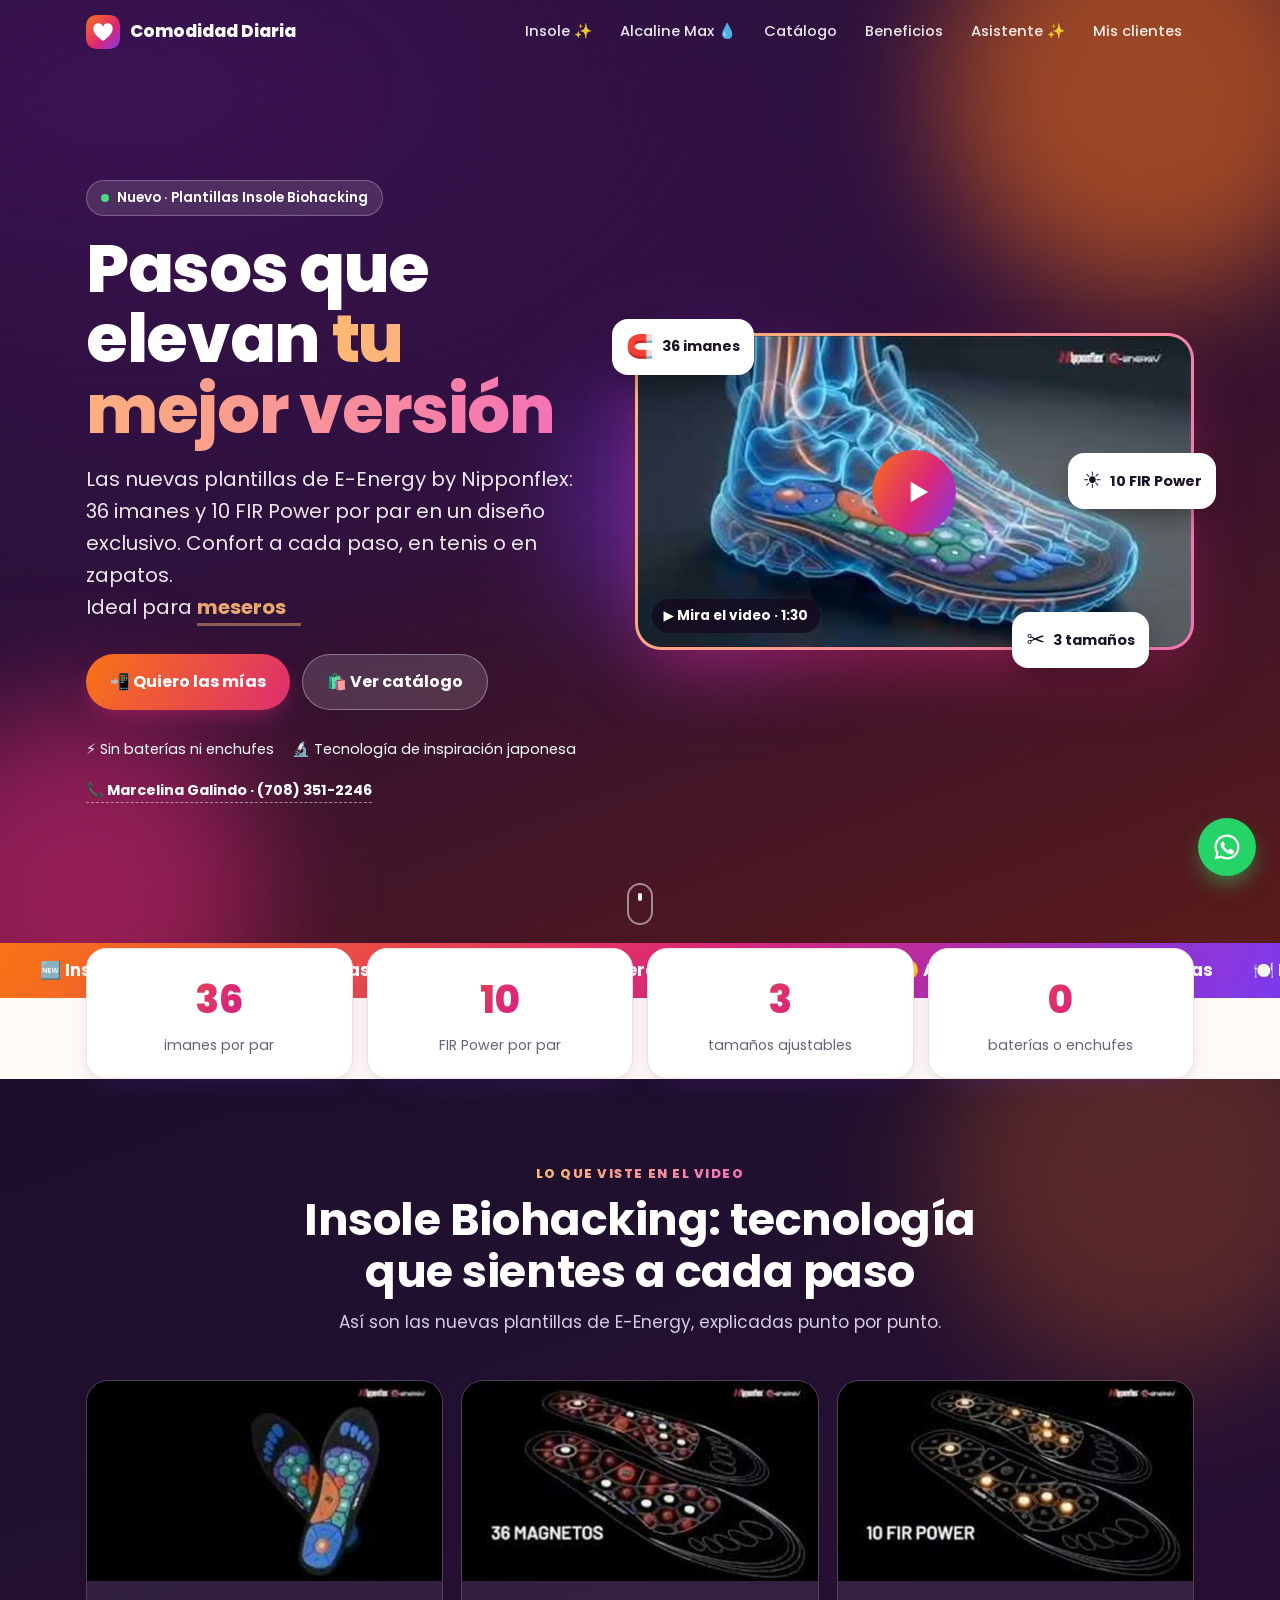
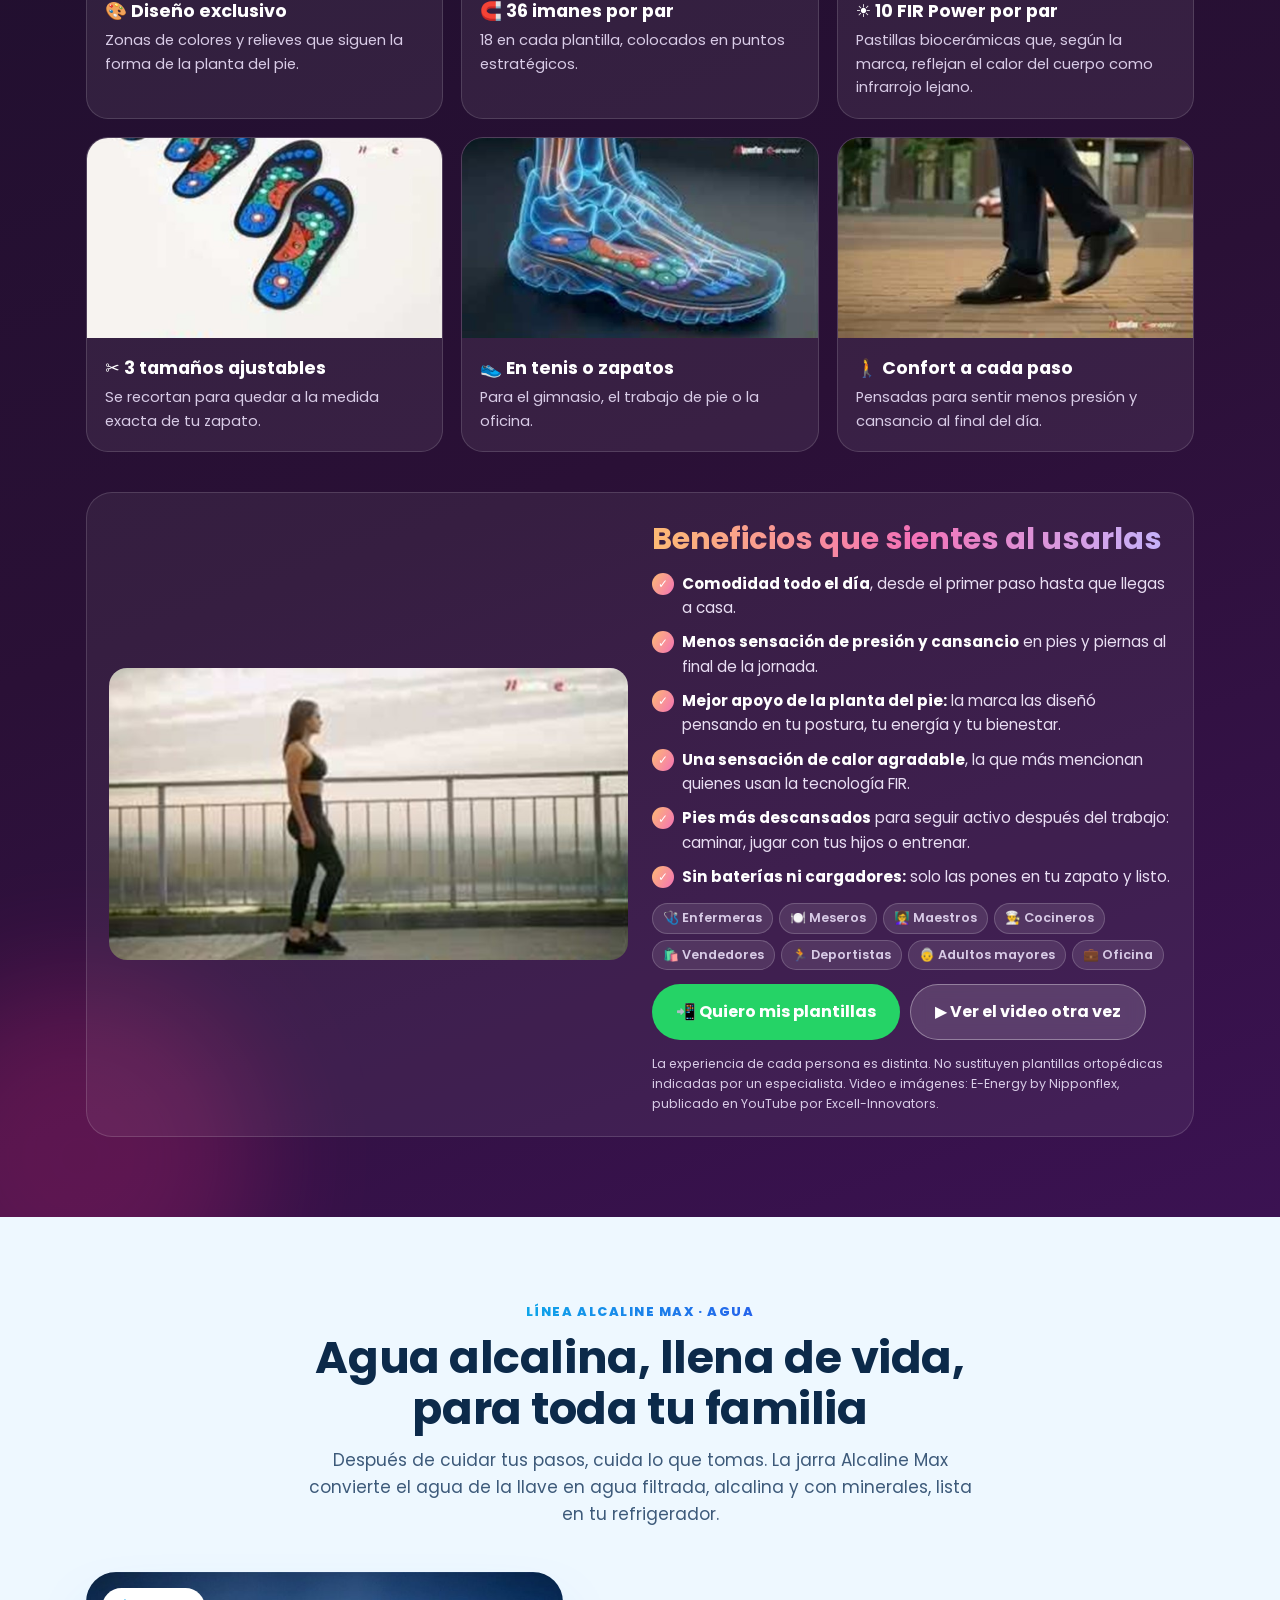
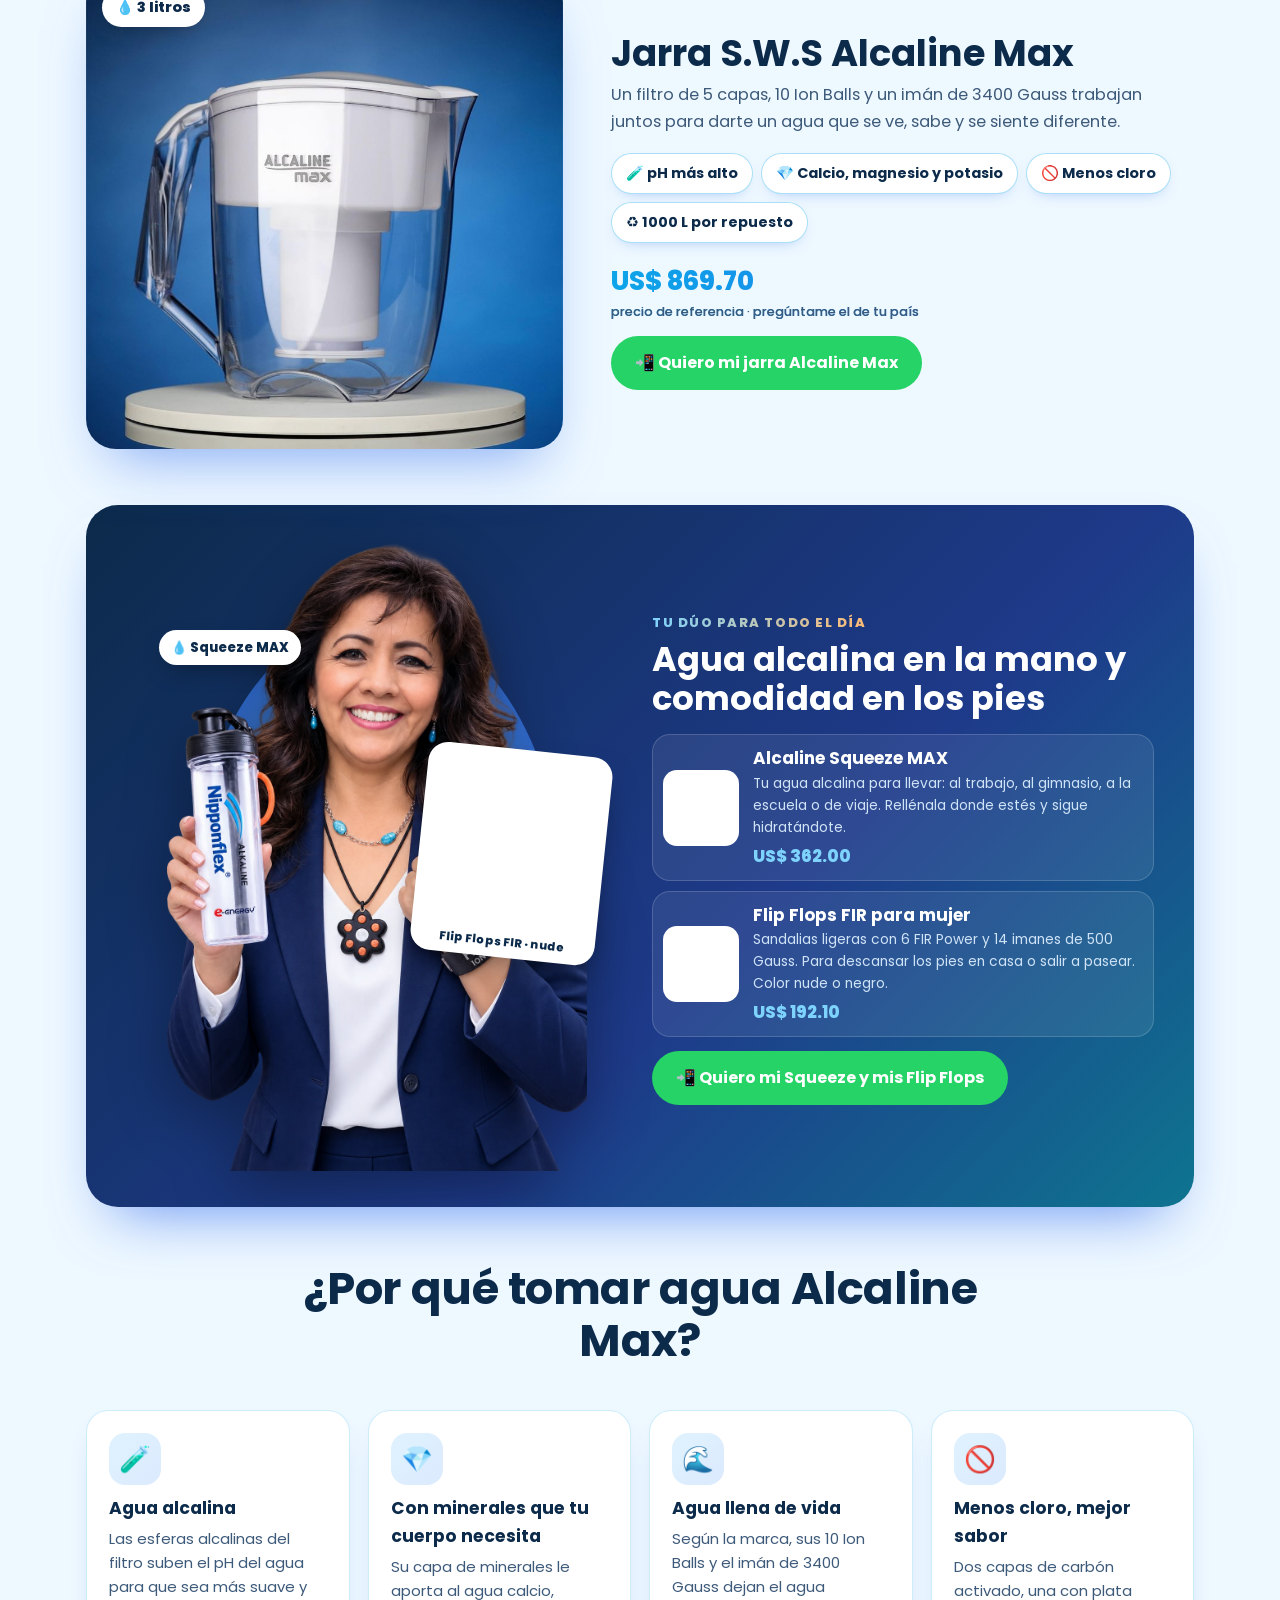
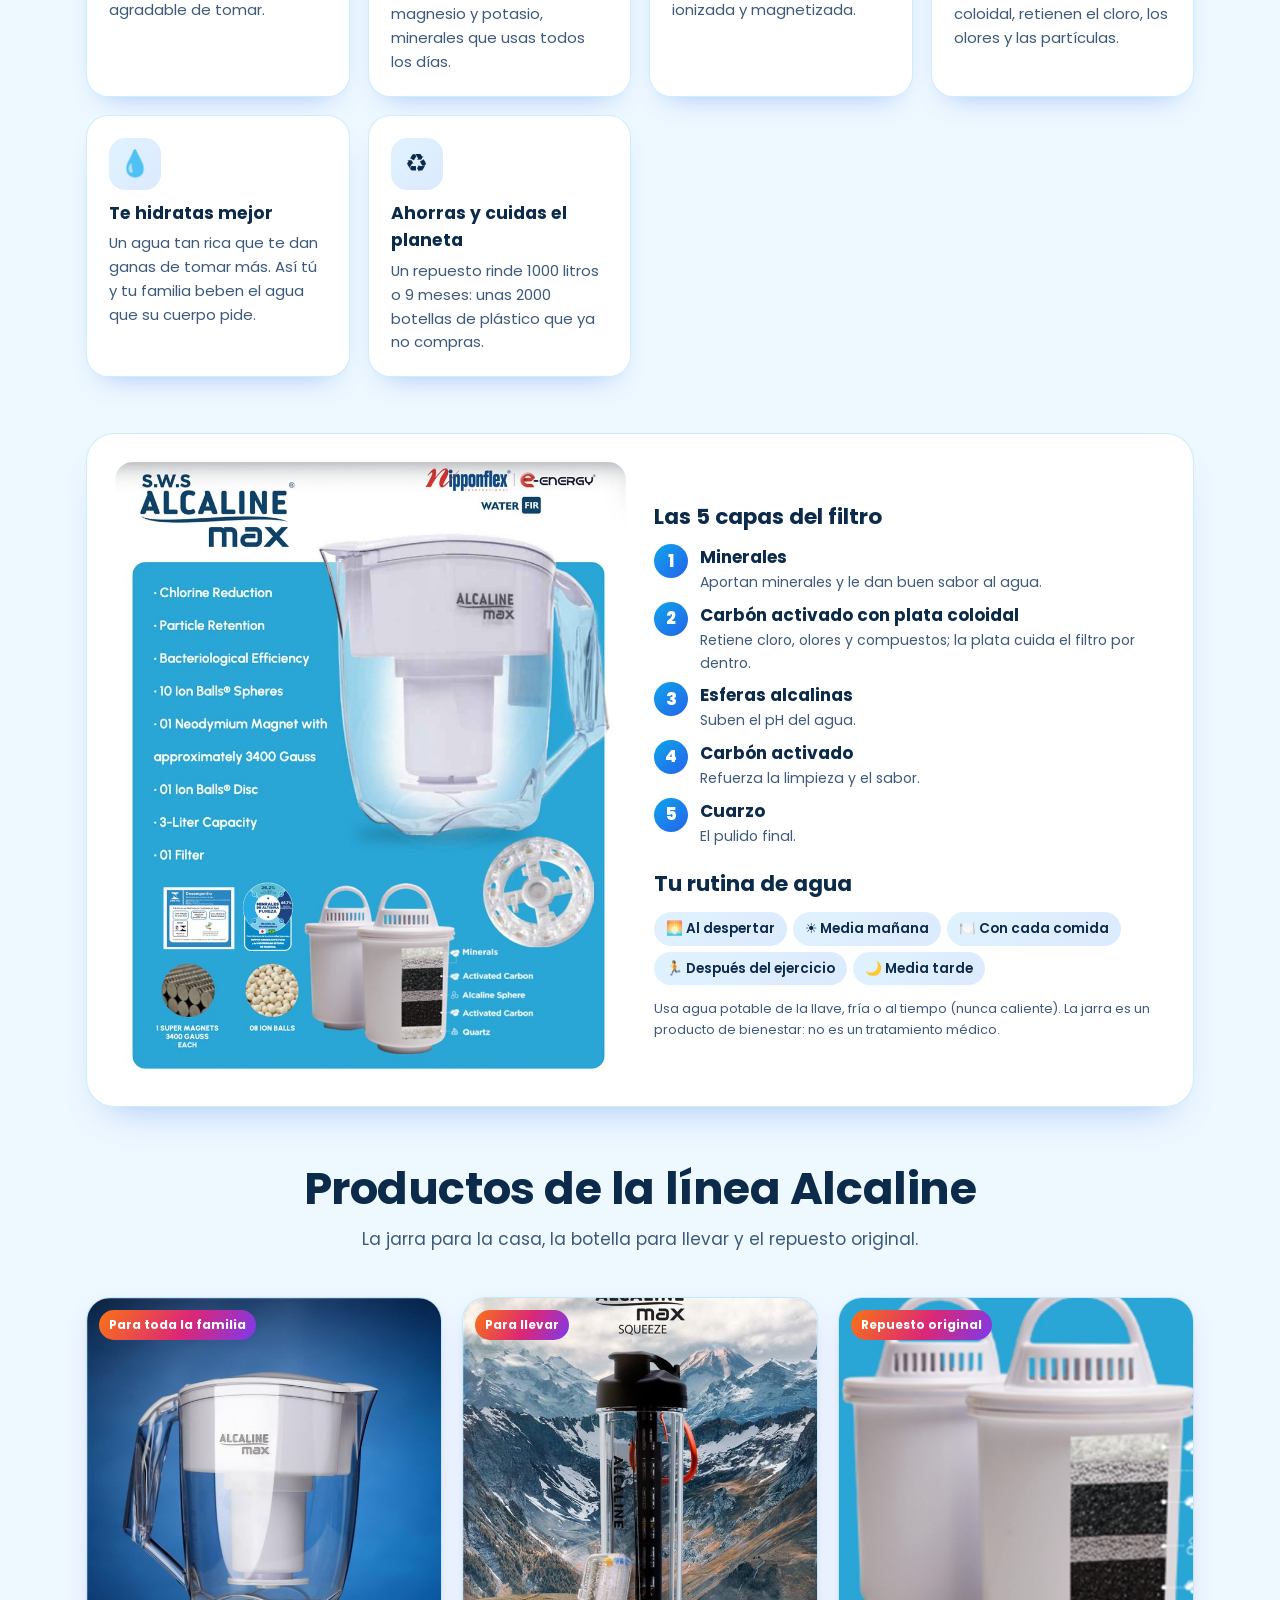
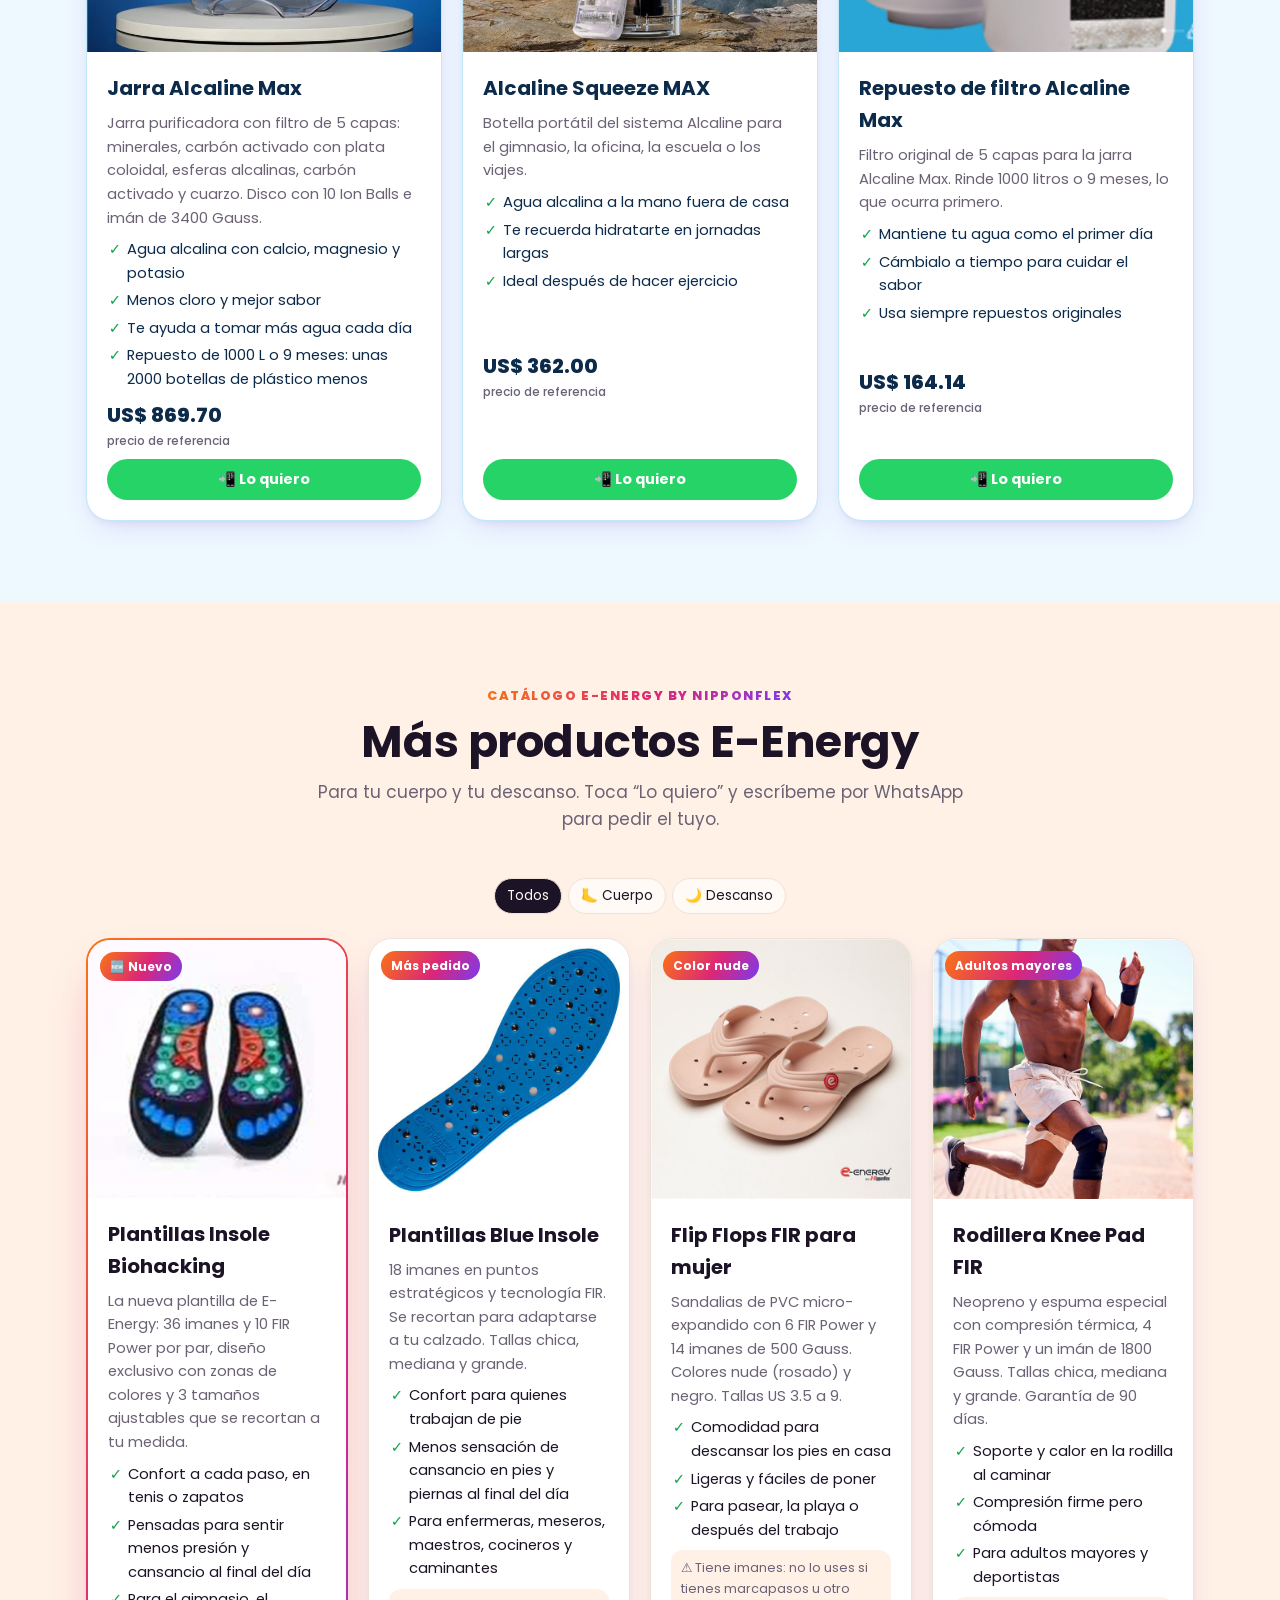
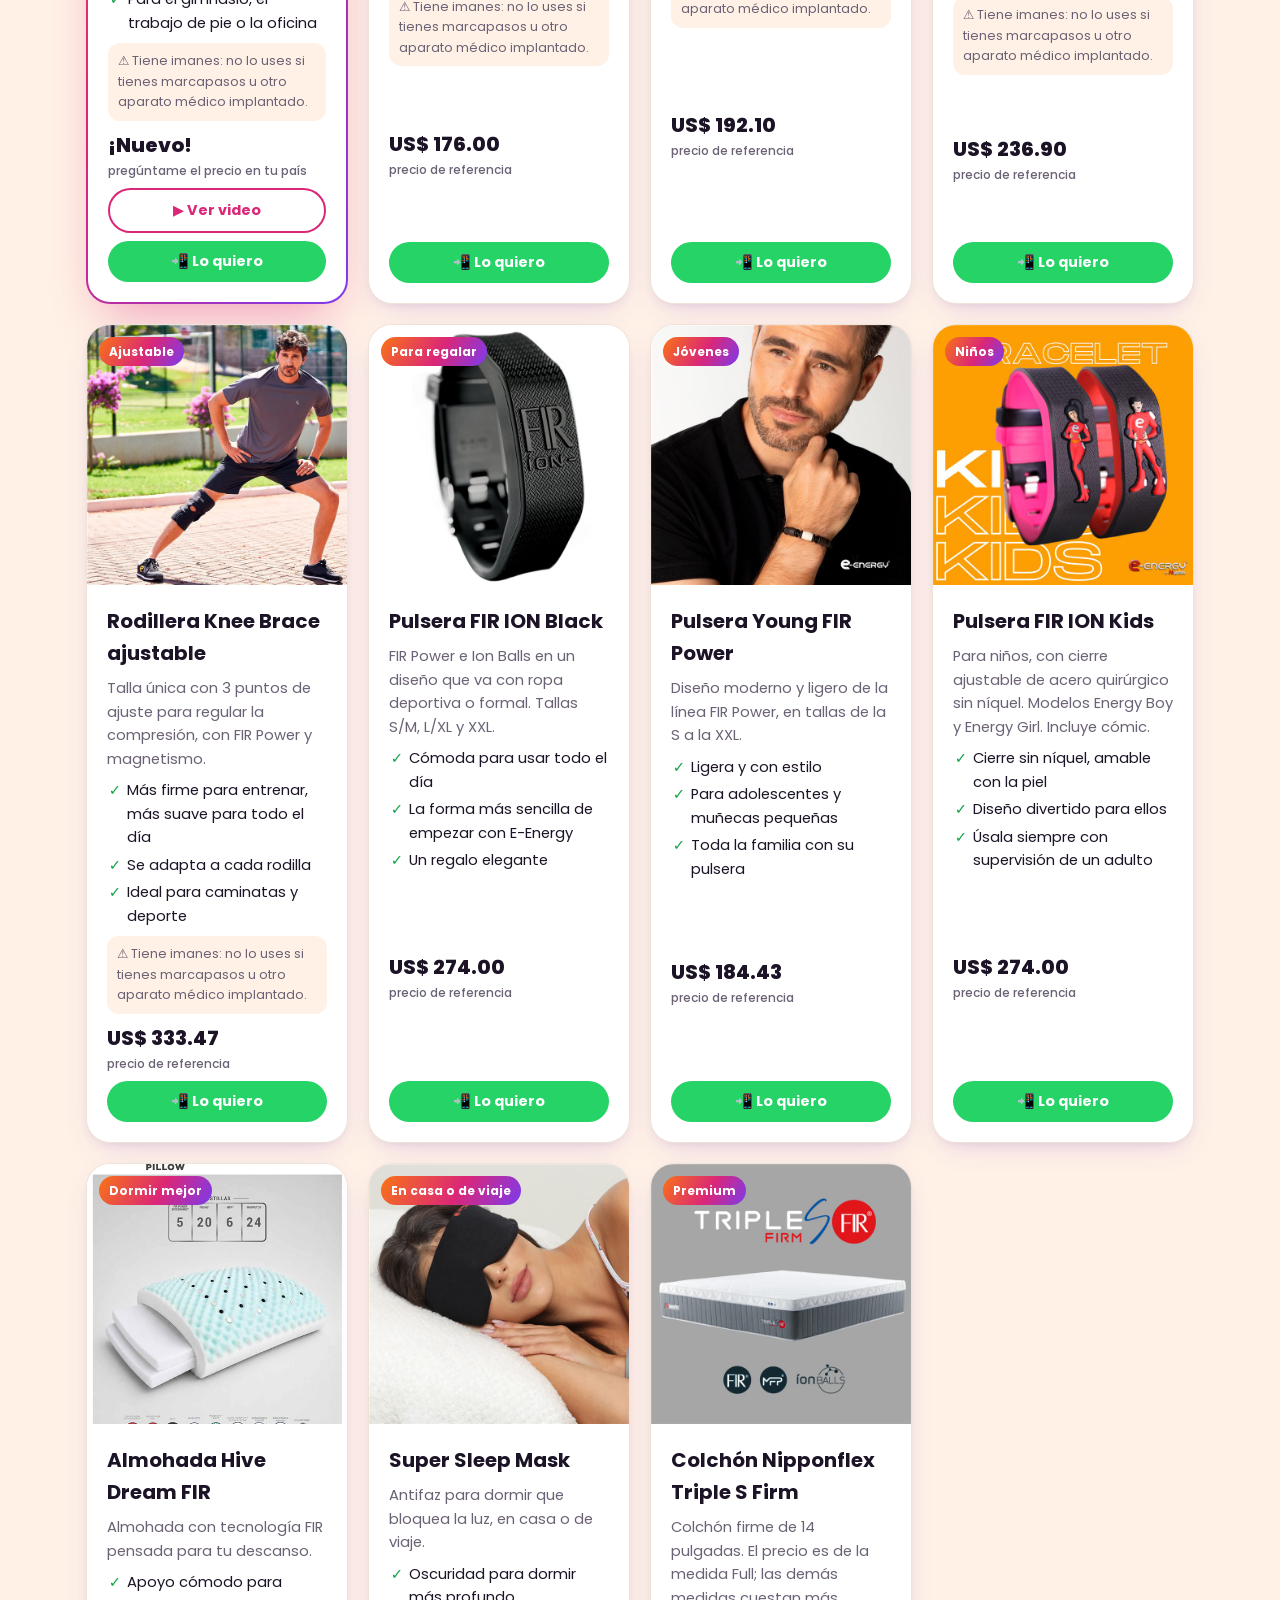
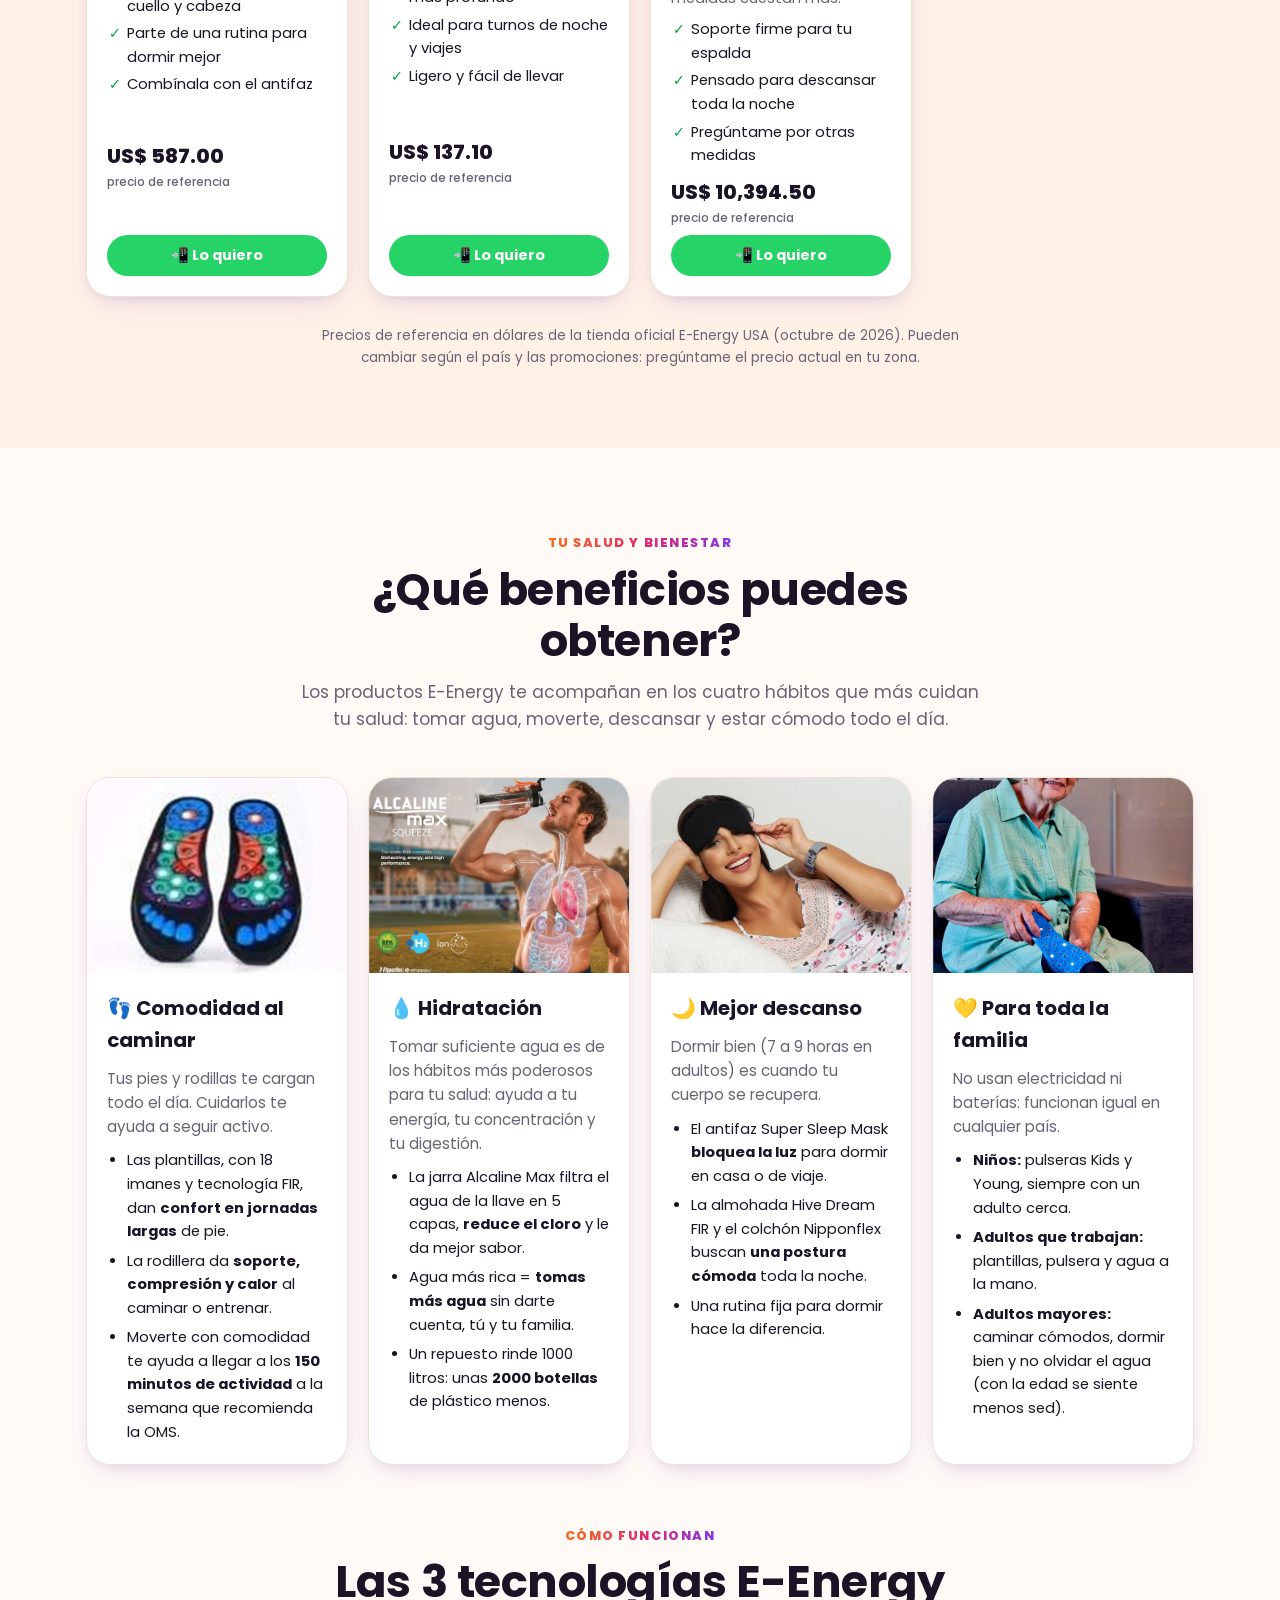
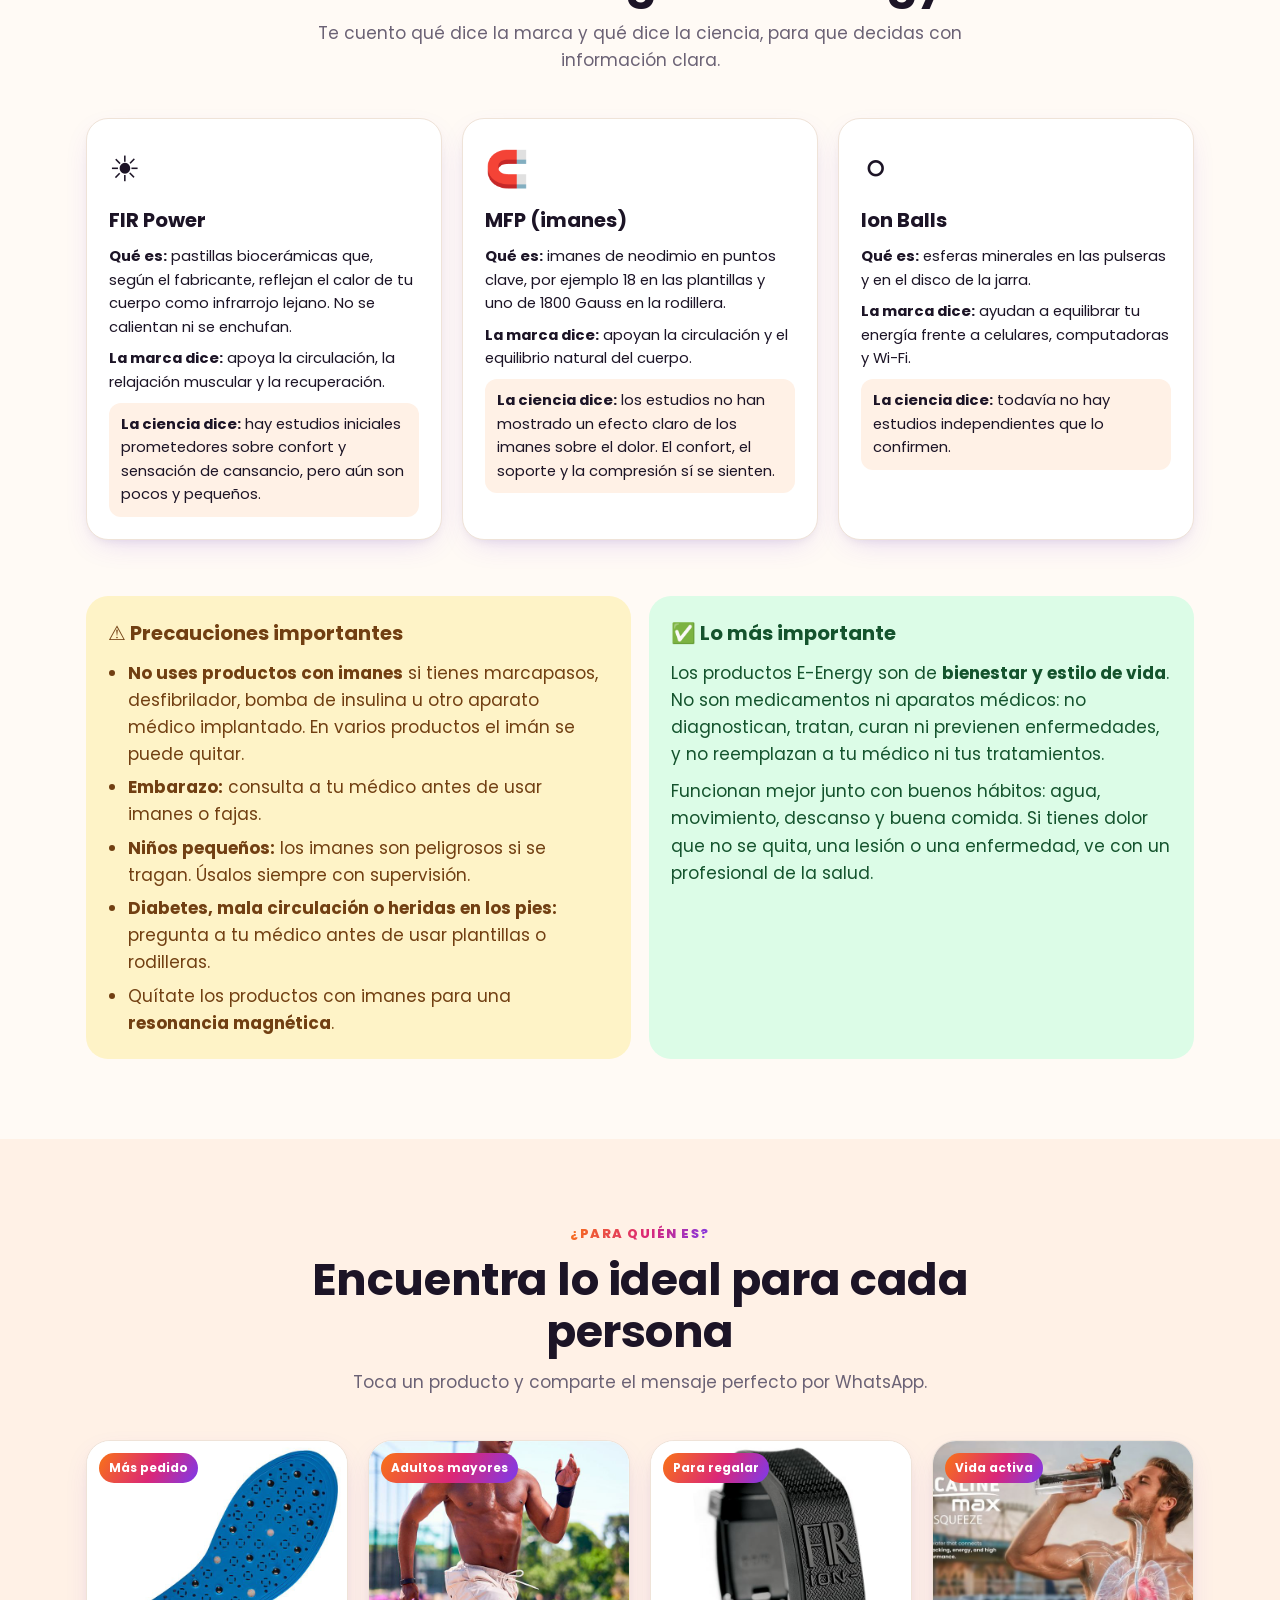
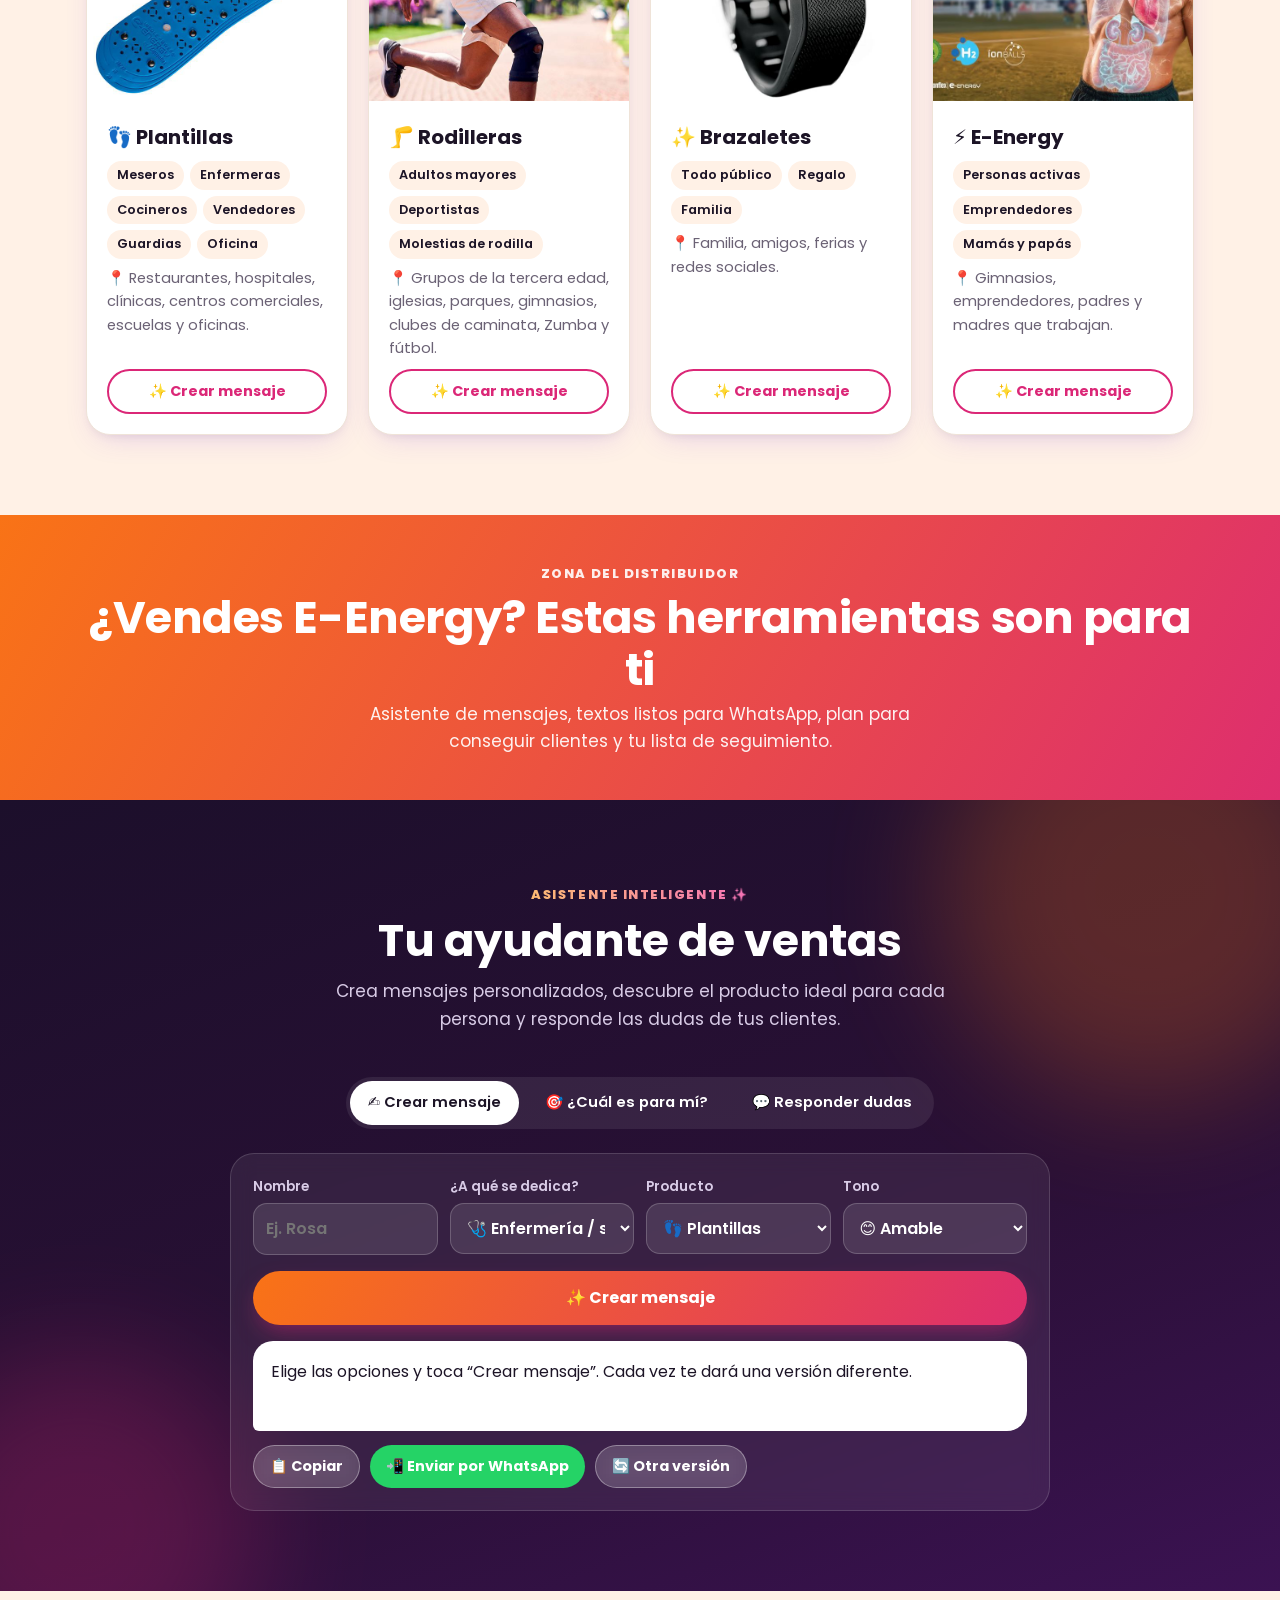
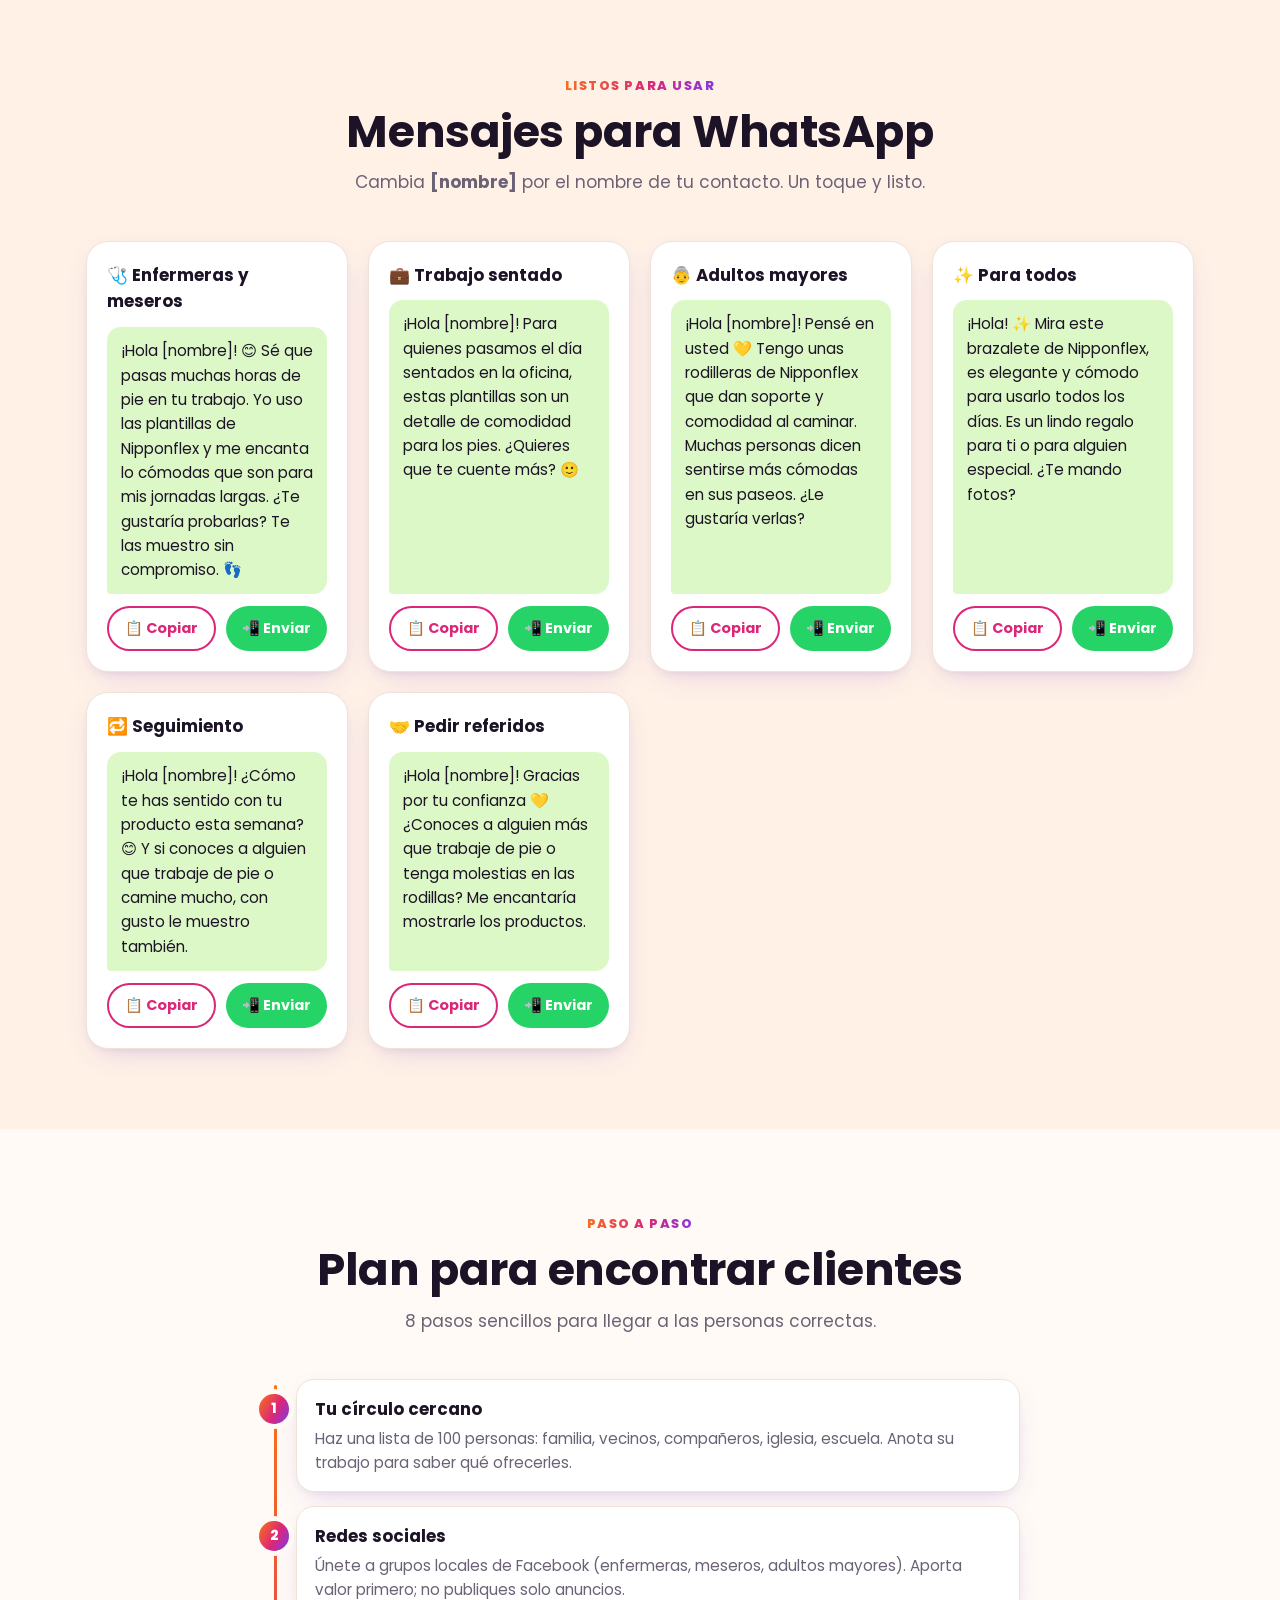
<file: index.html>
<!doctype html>
<html lang="es">
<head>
<meta charset="utf-8">
<meta name="viewport" content="width=device-width, initial-scale=1, viewport-fit=cover">
<title>Comodidad Diaria · Productos E-Energy by Nipponflex</title>
<meta name="description" content="Catálogo E-Energy by Nipponflex: jarra Alcaline Max, plantillas, rodilleras, pulseras, almohada y más. Conoce sus beneficios para tu bienestar y escríbeme por WhatsApp.">
<meta name="keywords" content="E-Energy, Nipponflex, plantillas, rodilleras, brazaletes, comodidad, enfermeras, meseros, adultos mayores, bienestar">
<meta name="author" content="Marcelina Galindo, distribuidor independiente de Nipponflex">
<meta name="robots" content="index, follow">
<link rel="canonical" href="https://comodidad-diaria-n3vw.onrender.com/">
<meta name="theme-color" content="#2a1036">
<meta name="color-scheme" content="light dark">
<meta name="format-detection" content="telephone=no">

<!-- Iconos -->
<link rel="icon" href="/favicon.svg" type="image/svg+xml">
<link rel="icon" href="/icons/favicon-32.png" sizes="32x32" type="image/png">
<link rel="apple-touch-icon" href="/icons/apple-touch-icon.png">
<link rel="manifest" href="/site.webmanifest">
<meta name="apple-mobile-web-app-capable" content="yes">
<meta name="apple-mobile-web-app-status-bar-style" content="black-translucent">
<meta name="apple-mobile-web-app-title" content="Comodidad">

<!-- Redes sociales (Open Graph / WhatsApp / Facebook) -->
<meta property="og:type" content="website">
<meta property="og:locale" content="es_MX">
<meta property="og:site_name" content="Comodidad Diaria">
<meta property="og:url" content="https://comodidad-diaria-n3vw.onrender.com/">
<meta property="og:title" content="Nuevas plantillas Insole Biohacking ✨ Pasos que elevan tu mejor versión">
<meta property="og:description" content="Plantillas Insole Biohacking, agua alcalina Alcaline Max y Flip Flops FIR. Escríbele a Marcelina Galindo por WhatsApp: (708) 351-2246.">
<meta property="og:image" content="https://comodidad-diaria-n3vw.onrender.com/img/og-image.jpg?v=2">
<meta property="og:image:width" content="1200">
<meta property="og:image:height" content="630">
<meta property="og:image:alt" content="Marcelina Galindo mostrando la botella Alcaline Squeeze MAX y las Flip Flops FIR de E-Energy">
<meta name="twitter:card" content="summary_large_image">
<meta name="twitter:title" content="Nuevas plantillas Insole Biohacking ✨ Pasos que elevan tu mejor versión">
<meta name="twitter:description" content="Plantillas Insole Biohacking, agua alcalina Alcaline Max y Flip Flops FIR. Escríbele a Marcelina Galindo por WhatsApp: (708) 351-2246.">
<meta name="twitter:image" content="https://comodidad-diaria-n3vw.onrender.com/img/og-image.jpg?v=2">

<link rel="preconnect" href="https://fonts.googleapis.com">
<link rel="preconnect" href="https://fonts.gstatic.com" crossorigin>
<link href="https://fonts.googleapis.com/css2?family=Poppins:wght@400;500;600;700;800&display=swap" rel="stylesheet">
<link rel="preload" as="image" href="/img/bio/poster.jpg">
<link rel="stylesheet" href="/styles.css">

<script type="application/ld+json">
{"@context":"https://schema.org","@type":"WebSite","name":"Comodidad Diaria","url":"https://comodidad-diaria-n3vw.onrender.com/","inLanguage":"es","description":"Guía de distribuidor independiente de productos E-Energy by Nipponflex: plantillas, rodilleras y brazaletes para la comodidad diaria."}
</script>
</head>
<body>
<a class="skip" href="#main">Saltar al contenido</a>
<div id="progress" aria-hidden="true"></div>

<header class="top" id="top">
  <div class="wrap">
    <a class="logo" href="#inicio"><img src="/favicon.svg" alt="" width="34" height="34">Comodidad Diaria</a>
    <nav class="menu" aria-label="Principal">
      <a href="#biohacking">Insole ✨</a>
      <a href="#alcaline">Alcaline Max 💧</a>
      <a href="#catalogo">Catálogo</a>
      <a href="#beneficios">Beneficios</a>
      <a href="#asistente">Asistente ✨</a>
      <a href="#clientes">Mis clientes</a>
    </nav>
  </div>
</header>

<main id="main">
<!-- HÉROE CON VIDEO -->
<section class="hero" id="inicio">
  <div class="blob b1"></div><div class="blob b2"></div><div class="blob b3"></div>
  <div class="wrap">
    <div>
      <span class="pill rv"><span class="dot"></span> Nuevo · Plantillas Insole Biohacking</span>
      <h1 class="rv d1">Pasos que elevan <span class="gt">tu mejor versión</span></h1>
      <p class="lead rv d2">Las nuevas plantillas de E-Energy by Nipponflex: 36 imanes y 10 FIR Power por par en un diseño exclusivo. Confort a cada paso, en tenis o en zapatos.<br>Ideal para <span class="rot" id="rot">enfermeras</span></p>
      <div class="cta rv d3">
        <a class="btn btn-main" id="heroWa" target="_blank" rel="noopener">📲 Quiero las mías</a>
        <a class="btn btn-glass" href="#catalogo">🛍️ Ver catálogo</a>
      </div>
      <div class="trust rv d3"><span>⚡ Sin baterías ni enchufes</span><span>🔬 Tecnología de inspiración japonesa</span><a class="tcall" href="tel:+17083512246">📞 Marcelina Galindo · (708) 351-2246</a></div>
    </div>
    <div class="hero-art hero-video rv d2">
      <div class="vframe">
        <button class="yt" id="yt" data-id="SWZnrbkpDwc" aria-label="Reproducir video de las plantillas Insole Biohacking de E-Energy">
          <img src="/img/bio/poster.jpg" alt="" width="960" height="540" fetchpriority="high">
          <span class="yplay" aria-hidden="true"><svg viewBox="0 0 24 24" fill="currentColor"><path d="M8 5.5v13l11-6.5z"/></svg></span>
          <span class="ylabel">▶ Mira el video · 1:30</span>
        </button>
      </div>
      <div class="chip c1"><span>🧲</span>36 imanes</div>
      <div class="chip c2"><span>☀️</span>10 FIR Power</div>
      <div class="chip c3"><span>✂️</span>3 tamaños</div>
    </div>
  </div>
  <div class="scroll-hint" aria-hidden="true"></div>
</section>

<div class="marquee" aria-hidden="true"><div>
  <span>🆕 Insole Biohacking</span><span>👣 Plantillas</span><span>🦵 Rodilleras</span><span>✨ Pulseras</span><span>💧 Jarra Alcaline</span><span>🌙 Almohada FIR</span><span>🩺 Enfermeras</span><span>🍽️ Meseros</span><span>👵 Adultos mayores</span><span>🏃 Deportistas</span>
  <span>🆕 Insole Biohacking</span><span>👣 Plantillas</span><span>🦵 Rodilleras</span><span>✨ Pulseras</span><span>💧 Jarra Alcaline</span><span>🌙 Almohada FIR</span><span>🩺 Enfermeras</span><span>🍽️ Meseros</span><span>👵 Adultos mayores</span><span>🏃 Deportistas</span>
</div></div>

<!-- CIFRAS -->
<div class="wrap">
  <div class="stats">
    <div class="stat rv"><b data-count="36">0</b><small>imanes por par</small></div>
    <div class="stat rv d1"><b data-count="10">0</b><small>FIR Power por par</small></div>
    <div class="stat rv d2"><b data-count="3">0</b><small>tamaños ajustables</small></div>
    <div class="stat rv d3"><b data-count="0">0</b><small>baterías o enchufes</small></div>
  </div>
</div>

<!-- INSOLE BIOHACKING -->
<section class="vsec" id="biohacking">
  <div class="blob b1 dim"></div><div class="blob b2 dim"></div>
  <div class="wrap rel">
    <div class="head rv">
      <span class="kicker">Lo que viste en el video</span>
      <h2>Insole Biohacking: tecnología que sientes a cada paso</h2>
      <p>Así son las nuevas plantillas de E-Energy, explicadas punto por punto.</p>
    </div>
    <div class="bgrid">
      <article class="bf rv"><img src="/img/bio/diseno.jpg" alt="Plantillas Insole Biohacking con zonas de colores" loading="lazy" decoding="async" width="630" height="352"><div><h3>🎨 Diseño exclusivo</h3><p>Zonas de colores y relieves que siguen la forma de la planta del pie.</p></div></article>
      <article class="bf rv d1"><img src="/img/bio/imanes.jpg" alt="Ubicación de los 36 imanes en el par de plantillas" loading="lazy" decoding="async" width="630" height="352"><div><h3>🧲 36 imanes por par</h3><p>18 en cada plantilla, colocados en puntos estratégicos.</p></div></article>
      <article class="bf rv d2"><img src="/img/bio/fir.jpg" alt="Ubicación de las 10 pastillas FIR Power en el par de plantillas" loading="lazy" decoding="async" width="630" height="352"><div><h3>☀️ 10 FIR Power por par</h3><p>Pastillas biocerámicas que, según la marca, reflejan el calor del cuerpo como infrarrojo lejano.</p></div></article>
      <article class="bf rv"><img src="/img/bio/tallas.jpg" alt="Plantillas Insole Biohacking en tres tamaños" loading="lazy" decoding="async" width="630" height="352"><div><h3>✂️ 3 tamaños ajustables</h3><p>Se recortan para quedar a la medida exacta de tu zapato.</p></div></article>
      <article class="bf rv d1"><img src="/img/bio/tecnologia.jpg" alt="Ilustración de la plantilla dentro de un tenis" loading="lazy" decoding="async" width="630" height="352"><div><h3>👟 En tenis o zapatos</h3><p>Para el gimnasio, el trabajo de pie o la oficina.</p></div></article>
      <article class="bf rv d2"><img src="/img/bio/paso.jpg" alt="Persona caminando con zapatos formales" loading="lazy" decoding="async" width="630" height="352"><div><h3>🚶 Confort a cada paso</h3><p>Pensadas para sentir menos presión y cansancio al final del día.</p></div></article>
    </div>

    <div class="bsplit rv">
      <img src="/img/bio/postura.jpg" alt="Mujer caminando al aire libre" loading="lazy" decoding="async" width="630" height="352">
      <div>
        <h3>Beneficios que sientes al usarlas</h3>
        <ul class="bben">
          <li><b>Comodidad todo el día</b>, desde el primer paso hasta que llegas a casa.</li>
          <li><b>Menos sensación de presión y cansancio</b> en pies y piernas al final de la jornada.</li>
          <li><b>Mejor apoyo de la planta del pie:</b> la marca las diseñó pensando en tu postura, tu energía y tu bienestar.</li>
          <li><b>Una sensación de calor agradable</b>, la que más mencionan quienes usan la tecnología FIR.</li>
          <li><b>Pies más descansados</b> para seguir activo después del trabajo: caminar, jugar con tus hijos o entrenar.</li>
          <li><b>Sin baterías ni cargadores:</b> solo las pones en tu zapato y listo.</li>
        </ul>
        <p class="bwho"><span>🩺 Enfermeras</span><span>🍽️ Meseros</span><span>👩‍🏫 Maestros</span><span>👨‍🍳 Cocineros</span><span>🛍️ Vendedores</span><span>🏃 Deportistas</span><span>👵 Adultos mayores</span><span>💼 Oficina</span></p>
        <div class="row">
          <a class="btn btn-wa" id="vWa" target="_blank" rel="noopener">📲 Quiero mis plantillas</a>
          <a class="btn btn-glass" href="#inicio">▶ Ver el video otra vez</a>
        </div>
        <p class="vsrc">La experiencia de cada persona es distinta. No sustituyen plantillas ortopédicas indicadas por un especialista. Video e imágenes: E-Energy by Nipponflex, publicado en YouTube por Excell-Innovators.</p>
      </div>
    </div>
  </div>
</section>

<!-- ALCALINE MAX -->
<section class="aqua" id="alcaline">
  <div class="wrap">
    <div class="head rv">
      <span class="kicker">Línea Alcaline Max · Agua</span>
      <h2>Agua alcalina, llena de vida, para toda tu familia</h2>
      <p>Después de cuidar tus pasos, cuida lo que tomas. La jarra Alcaline Max convierte el agua de la llave en agua filtrada, alcalina y con minerales, lista en tu refrigerador.</p>
    </div>

    <div class="aqhero">
      <div class="aqimg rv"><img src="/img/agua/jarra.jpg" alt="Jarra Alcaline Max de E-Energy" loading="lazy" decoding="async" width="800" height="800"><span class="aqbadge">💧 3 litros</span></div>
      <div class="rv d1">
        <h3 class="aqh">Jarra S.W.S Alcaline Max</h3>
        <p class="aqp">Un filtro de 5 capas, 10 Ion Balls y un imán de 3400 Gauss trabajan juntos para darte un agua que se ve, sabe y se siente diferente.</p>
        <div class="aqchips">
          <span>🧪 pH más alto</span><span>💎 Calcio, magnesio y potasio</span><span>🚫 Menos cloro</span><span>♻️ 1000 L por repuesto</span>
        </div>
        <p class="aqprice">US$ 869.70 <small>precio de referencia · pregúntame el de tu país</small></p>
        <div class="row">
          <a class="btn btn-wa" id="aqWa" target="_blank" rel="noopener">📲 Quiero mi jarra Alcaline Max</a>
        </div>
      </div>
    </div>

    <div class="promo rv mt40">
      <div class="pstage">
        <div class="pglow" aria-hidden="true"></div>
        <img class="pwoman" src="/img/agua/promotora.webp" alt="Promotora E-Energy mostrando la botella Alcaline Squeeze MAX y unas Flip Flops FIR color nude" width="1024" height="1536" loading="lazy" decoding="async">
        <figure class="pff">
          <img src="/img/agua/flip-flops-promo.jpg" alt="Flip Flops FIR de E-Energy color nude" width="640" height="640" loading="lazy" decoding="async">
          <figcaption>Flip Flops FIR · nude</figcaption>
        </figure>
        <span class="ptag pt1">💧 Squeeze MAX</span>
      </div>
      <div class="pcopy">
        <span class="kicker">Tu dúo para todo el día</span>
        <h3>Agua alcalina en la mano y comodidad en los pies</h3>
        <div class="pitem">
          <img src="/img/cat/alcaline-squeeze-max.jpg" alt="" width="640" height="640" loading="lazy" decoding="async">
          <div><b>Alcaline Squeeze MAX</b><small>Tu agua alcalina para llevar: al trabajo, al gimnasio, a la escuela o de viaje. Rellénala donde estés y sigue hidratándote.</small><span class="pp">US$ 362.00</span></div>
        </div>
        <div class="pitem">
          <img src="/img/cat/flip-flops-mujer.jpg" alt="" width="640" height="640" loading="lazy" decoding="async">
          <div><b>Flip Flops FIR para mujer</b><small>Sandalias ligeras con 6 FIR Power y 14 imanes de 500 Gauss. Para descansar los pies en casa o salir a pasear. Color nude o negro.</small><span class="pp">US$ 192.10</span></div>
        </div>
        <div class="row">
          <a class="btn btn-wa" id="duoWa" target="_blank" rel="noopener">📲 Quiero mi Squeeze y mis Flip Flops</a>
        </div>
      </div>
    </div>

    <div class="head rv mt40">
      <h2>¿Por qué tomar agua Alcaline Max?</h2>
    </div>
    <div class="aqgrid">
      <div class="aqc rv"><div class="ti">🧪</div><h3>Agua alcalina</h3><p>Las esferas alcalinas del filtro suben el pH del agua para que sea más suave y agradable de tomar.</p></div>
      <div class="aqc rv d1"><div class="ti">💎</div><h3>Con minerales que tu cuerpo necesita</h3><p>Su capa de minerales le aporta al agua calcio, magnesio y potasio, minerales que usas todos los días.</p></div>
      <div class="aqc rv d2"><div class="ti">🌊</div><h3>Agua llena de vida</h3><p>Según la marca, sus 10 Ion Balls y el imán de 3400 Gauss dejan el agua ionizada y magnetizada.</p></div>
      <div class="aqc rv"><div class="ti">🚫</div><h3>Menos cloro, mejor sabor</h3><p>Dos capas de carbón activado, una con plata coloidal, retienen el cloro, los olores y las partículas.</p></div>
      <div class="aqc rv d1"><div class="ti">💧</div><h3>Te hidratas mejor</h3><p>Un agua tan rica que te dan ganas de tomar más. Así tú y tu familia beben el agua que su cuerpo pide.</p></div>
      <div class="aqc rv d2"><div class="ti">♻️</div><h3>Ahorras y cuidas el planeta</h3><p>Un repuesto rinde 1000 litros o 9 meses: unas 2000 botellas de plástico que ya no compras.</p></div>
    </div>

    <div class="aqfilter rv mt40">
      <img src="/img/agua/ficha.jpg" alt="Ficha oficial de la jarra Alcaline Max con las capas del filtro" loading="lazy" decoding="async" width="900" height="1084">
      <div>
        <h3>Las 5 capas del filtro</h3>
        <ol class="layers">
          <li><b>Minerales</b><small>Aportan minerales y le dan buen sabor al agua.</small></li>
          <li><b>Carbón activado con plata coloidal</b><small>Retiene cloro, olores y compuestos; la plata cuida el filtro por dentro.</small></li>
          <li><b>Esferas alcalinas</b><small>Suben el pH del agua.</small></li>
          <li><b>Carbón activado</b><small>Refuerza la limpieza y el sabor.</small></li>
          <li><b>Cuarzo</b><small>El pulido final.</small></li>
        </ol>
        <h3 class="mt20">Tu rutina de agua</h3>
        <p class="routine"><span>🌅 Al despertar</span><span>☀️ Media mañana</span><span>🍽️ Con cada comida</span><span>🏃 Después del ejercicio</span><span>🌙 Media tarde</span></p>
        <p class="aqnote">Usa agua potable de la llave, fría o al tiempo (nunca caliente). La jarra es un producto de bienestar: no es un tratamiento médico.</p>
      </div>
    </div>

    <div class="head rv mt40">
      <h2>Productos de la línea Alcaline</h2>
      <p>La jarra para la casa, la botella para llevar y el repuesto original.</p>
    </div>
    <div class="grid" id="aguaCat"></div>
  </div>
</section>

<!-- CATÁLOGO E-ENERGY -->
<section id="catalogo" class="alt">
  <div class="wrap">
    <div class="head rv">
      <span class="kicker">Catálogo E-Energy by Nipponflex</span>
      <h2>Más productos E-Energy</h2>
      <p>Para tu cuerpo y tu descanso. Toca “Lo quiero” y escríbeme por WhatsApp para pedir el tuyo.</p>
    </div>
    <div class="filters center rv" id="catFil" role="group" aria-label="Filtrar productos">
      <button class="on" data-f="">Todos</button>
      <button data-f="Cuerpo">🦶 Cuerpo</button>
      <button data-f="Descanso">🌙 Descanso</button>
    </div>
    <div class="grid" id="cat"></div>
    <p class="note rv">Precios de referencia en dólares de la tienda oficial E-Energy USA (octubre de 2026). Pueden cambiar según el país y las promociones: pregúntame el precio actual en tu zona.</p>
  </div>
</section>

<!-- BENEFICIOS -->
<section id="beneficios">
  <div class="wrap">
    <div class="head rv">
      <span class="kicker">Tu salud y bienestar</span>
      <h2>¿Qué beneficios puedes obtener?</h2>
      <p>Los productos E-Energy te acompañan en los cuatro hábitos que más cuidan tu salud: tomar agua, moverte, descansar y estar cómodo todo el día.</p>
    </div>

    <div class="grid">
      <article class="pillar rv"><img src="/img/cat/insole-biohacking.jpg" alt="Plantillas Insole Biohacking E-Energy" loading="lazy" decoding="async" width="360" height="352">
        <div class="bd"><h3>👣 Comodidad al caminar</h3>
          <p>Tus pies y rodillas te cargan todo el día. Cuidarlos te ayuda a seguir activo.</p>
          <ul><li>Las plantillas, con 18 imanes y tecnología FIR, dan <b>confort en jornadas largas</b> de pie.</li>
            <li>La rodillera da <b>soporte, compresión y calor</b> al caminar o entrenar.</li>
            <li>Moverte con comodidad te ayuda a llegar a los <b>150 minutos de actividad</b> a la semana que recomienda la OMS.</li></ul></div></article>
      <article class="pillar rv d1"><img src="/img/cat/gente-deporte-agua.jpg" alt="Persona tomando agua después de hacer deporte" loading="lazy" decoding="async" width="640" height="532">
        <div class="bd"><h3>💧 Hidratación</h3>
          <p>Tomar suficiente agua es de los hábitos más poderosos para tu salud: ayuda a tu energía, tu concentración y tu digestión.</p>
          <ul><li>La jarra Alcaline Max filtra el agua de la llave en 5 capas, <b>reduce el cloro</b> y le da mejor sabor.</li>
            <li>Agua más rica = <b>tomas más agua</b> sin darte cuenta, tú y tu familia.</li>
            <li>Un repuesto rinde 1000 litros: unas <b>2000 botellas</b> de plástico menos.</li></ul></div></article>
      <article class="pillar rv d2"><img src="/img/cat/gente-descanso.jpg" alt="Persona descansando con almohada E-Energy" loading="lazy" decoding="async" width="640" height="640">
        <div class="bd"><h3>🌙 Mejor descanso</h3>
          <p>Dormir bien (7 a 9 horas en adultos) es cuando tu cuerpo se recupera.</p>
          <ul><li>El antifaz Super Sleep Mask <b>bloquea la luz</b> para dormir en casa o de viaje.</li>
            <li>La almohada Hive Dream FIR y el colchón Nipponflex buscan <b>una postura cómoda</b> toda la noche.</li>
            <li>Una rutina fija para dormir hace la diferencia.</li></ul></div></article>
      <article class="pillar rv d3"><img src="/img/cat/gente-adulta-mayor.jpg" alt="Adulta mayor sonriendo" loading="lazy" decoding="async" width="640" height="640">
        <div class="bd"><h3>💛 Para toda la familia</h3>
          <p>No usan electricidad ni baterías: funcionan igual en cualquier país.</p>
          <ul><li><b>Niños:</b> pulseras Kids y Young, siempre con un adulto cerca.</li>
            <li><b>Adultos que trabajan:</b> plantillas, pulsera y agua a la mano.</li>
            <li><b>Adultos mayores:</b> caminar cómodos, dormir bien y no olvidar el agua (con la edad se siente menos sed).</li></ul></div></article>
    </div>

    <div class="head rv mt40">
      <span class="kicker">Cómo funcionan</span>
      <h2>Las 3 tecnologías E-Energy</h2>
      <p>Te cuento qué dice la marca y qué dice la ciencia, para que decidas con información clara.</p>
    </div>
    <div class="grid">
      <div class="tech rv"><div class="ti">☀️</div><h3>FIR Power</h3>
        <p><b>Qué es:</b> pastillas biocerámicas que, según el fabricante, reflejan el calor de tu cuerpo como infrarrojo lejano. No se calientan ni se enchufan.</p>
        <p><b>La marca dice:</b> apoya la circulación, la relajación muscular y la recuperación.</p>
        <p class="sci"><b>La ciencia dice:</b> hay estudios iniciales prometedores sobre confort y sensación de cansancio, pero aún son pocos y pequeños.</p></div>
      <div class="tech rv d1"><div class="ti">🧲</div><h3>MFP (imanes)</h3>
        <p><b>Qué es:</b> imanes de neodimio en puntos clave, por ejemplo 18 en las plantillas y uno de 1800 Gauss en la rodillera.</p>
        <p><b>La marca dice:</b> apoyan la circulación y el equilibrio natural del cuerpo.</p>
        <p class="sci"><b>La ciencia dice:</b> los estudios no han mostrado un efecto claro de los imanes sobre el dolor. El confort, el soporte y la compresión sí se sienten.</p></div>
      <div class="tech rv d2"><div class="ti">⚪</div><h3>Ion Balls</h3>
        <p><b>Qué es:</b> esferas minerales en las pulseras y en el disco de la jarra.</p>
        <p><b>La marca dice:</b> ayudan a equilibrar tu energía frente a celulares, computadoras y Wi-Fi.</p>
        <p class="sci"><b>La ciencia dice:</b> todavía no hay estudios independientes que lo confirmen.</p></div>
    </div>

    <div class="dd mt40">
      <div class="box no rv"><h3>⚠️ Precauciones importantes</h3><ul>
        <li><b>No uses productos con imanes</b> si tienes marcapasos, desfibrilador, bomba de insulina u otro aparato médico implantado. En varios productos el imán se puede quitar.</li>
        <li><b>Embarazo:</b> consulta a tu médico antes de usar imanes o fajas.</li>
        <li><b>Niños pequeños:</b> los imanes son peligrosos si se tragan. Úsalos siempre con supervisión.</li>
        <li><b>Diabetes, mala circulación o heridas en los pies:</b> pregunta a tu médico antes de usar plantillas o rodilleras.</li>
        <li>Quítate los productos con imanes para una <b>resonancia magnética</b>.</li></ul></div>
      <div class="box yes rv d1"><h3>✅ Lo más importante</h3>
        <p>Los productos E-Energy son de <b>bienestar y estilo de vida</b>. No son medicamentos ni aparatos médicos: no diagnostican, tratan, curan ni previenen enfermedades, y no reemplazan a tu médico ni tus tratamientos.</p>
        <p class="mt10">Funcionan mejor junto con buenos hábitos: agua, movimiento, descanso y buena comida. Si tienes dolor que no se quita, una lesión o una enfermedad, ve con un profesional de la salud.</p></div>
    </div>
  </div>
</section>

<!-- PRODUCTOS -->
<section id="productos" class="alt">
  <div class="wrap">
    <div class="head rv">
      <span class="kicker">¿Para quién es?</span>
      <h2>Encuentra lo ideal para cada persona</h2>
      <p>Toca un producto y comparte el mensaje perfecto por WhatsApp.</p>
    </div>
    <div class="grid" id="prods"></div>
  </div>
</section>

<!-- ZONA DEL DISTRIBUIDOR -->
<div class="band">
  <div class="wrap">
    <span class="kicker">Zona del distribuidor</span>
    <h2>¿Vendes E-Energy? Estas herramientas son para ti</h2>
    <p>Asistente de mensajes, textos listos para WhatsApp, plan para conseguir clientes y tu lista de seguimiento.</p>
  </div>
</div>

<!-- ASISTENTE -->
<section class="ai" id="asistente">
  <div class="blob b1 dim"></div><div class="blob b2 dim"></div>
  <div class="wrap rel">
    <div class="head rv">
      <span class="kicker">Asistente inteligente ✨</span>
      <h2>Tu ayudante de ventas</h2>
      <p>Crea mensajes personalizados, descubre el producto ideal para cada persona y responde las dudas de tus clientes.</p>
    </div>
    <div class="tabs" role="tablist">
      <button role="tab" aria-selected="true" aria-controls="gen" data-p="gen">✍️ Crear mensaje</button>
      <button role="tab" aria-selected="false" aria-controls="quiz" data-p="quiz">🎯 ¿Cuál es para mí?</button>
      <button role="tab" aria-selected="false" aria-controls="chat" data-p="chat">💬 Responder dudas</button>
    </div>

    <div class="panel on glass" id="gen" role="tabpanel">
      <div class="fields">
        <label class="f">Nombre<input id="gName" placeholder="Ej. Rosa" autocomplete="off" maxlength="60"></label>
        <label class="f">¿A qué se dedica?<select id="gWho"></select></label>
        <label class="f">Producto<select id="gProd"></select></label>
        <label class="f">Tono<select id="gTone"><option value="amable">😊 Amable</option><option value="formal">🤝 Formal</option><option value="alegre">🎉 Alegre</option><option value="corto">⚡ Corto</option></select></label>
      </div>
      <button class="btn btn-main wfull" id="gBtn">✨ Crear mensaje</button>
      <div class="out" id="gOut" aria-live="polite">Elige las opciones y toca “Crear mensaje”. Cada vez te dará una versión diferente.</div>
      <div class="row">
        <button class="btn btn-glass btn-sm" id="gCopy">📋 Copiar</button>
        <a class="btn btn-wa btn-sm" id="gWa" href="https://wa.me/" target="_blank" rel="noopener">📲 Enviar por WhatsApp</a>
        <button class="btn btn-glass btn-sm" id="gAgain">🔄 Otra versión</button>
      </div>
    </div>

    <div class="panel glass" id="quiz" role="tabpanel" aria-live="polite"><p class="qn">Cargando preguntas…</p></div>

    <div class="panel glass" id="chat" role="tabpanel">
      <div class="chat" id="chatLog" aria-live="polite"></div>
      <div class="sugg" id="sugg"></div>
      <form class="send" id="chatF"><input id="chatIn" placeholder="Escribe lo que te dijo el cliente…" autocomplete="off" aria-label="Duda del cliente" maxlength="200" required><button class="btn btn-main btn-sm" aria-label="Enviar">➤</button></form>
    </div>
  </div>
</section>

<!-- MENSAJES -->
<section id="mensajes" class="alt">
  <div class="wrap">
    <div class="head rv">
      <span class="kicker">Listos para usar</span>
      <h2>Mensajes para WhatsApp</h2>
      <p>Cambia <b>[nombre]</b> por el nombre de tu contacto. Un toque y listo.</p>
    </div>
    <div class="grid" id="msgs"></div>
  </div>
</section>

<!-- PLAN -->
<section id="plan">
  <div class="wrap">
    <div class="head rv">
      <span class="kicker">Paso a paso</span>
      <h2>Plan para encontrar clientes</h2>
      <p>8 pasos sencillos para llegar a las personas correctas.</p>
    </div>
    <div class="timeline" id="steps"></div>
  </div>
</section>

<!-- VIDEOS -->
<section id="videos" class="alt">
  <div class="wrap">
    <div class="head rv">
      <span class="kicker">Redes sociales</span>
      <h2>Ideas de videos cortos</h2>
      <p>Para TikTok, Reels y estados. Pide siempre permiso antes de grabar a alguien.</p>
    </div>
    <div class="grid">
      <div class="vid rv"><img src="/img/gente-energia.jpg" alt="Persona activa durante su jornada" loading="lazy" decoding="async"><div class="play">▶</div><div class="t"><b>“Mi jornada de 10 horas de pie”</b><small>Grábate al empezar y al terminar el día con tus plantillas.</small></div></div>
      <div class="vid rv d1"><img src="/img/hero.jpg" alt="Señora con una plantilla E-Energy" loading="lazy" decoding="async"><div class="play">▶</div><div class="t"><b>“Regalo para mi abuelita”</b><small>Muestra cómo le das las rodilleras a un adulto mayor.</small></div></div>
      <div class="vid rv d2"><img src="/img/gente-amigos.jpg" alt="Grupo de amigos sonriendo" loading="lazy" decoding="async"><div class="play">▶</div><div class="t"><b>“3 productos para tu comodidad”</b><small>Plantillas, rodilleras y brazalete en 30 segundos.</small></div></div>
      <div class="vid rv d3"><img src="/img/gente-pulsera.jpg" alt="Persona usando un brazalete E-Energy" loading="lazy" decoding="async"><div class="play">▶</div><div class="t"><b>Testimonios reales</b><small>Un cliente cuenta con sus propias palabras cómo se siente.</small></div></div>
    </div>
  </div>
</section>

<!-- CÓMO HABLAR -->
<section id="hablar">
  <div class="wrap">
    <div class="head rv"><span class="kicker">Honestidad = confianza</span><h2>Cómo hablar de los productos</h2></div>
    <p class="quote rv">“No es medicina, es <span>comodidad para tu día a día</span>.”</p>
    <div class="dd">
      <div class="box yes rv"><h3>✅ Sí puedes decir</h3><ul>
        <li>“Mucha gente dice que se siente más cómoda.”</li>
        <li>“A mí me gusta cómo me siento usándolas.”</li>
        <li>“Es un complemento para tu bienestar.”</li>
        <li>“Sigue las indicaciones de tu médico.”</li></ul></div>
      <div class="box no rv d1"><h3>⚠️ No digas</h3><ul>
        <li>Que reemplaza medicamentos.</li>
        <li>Que cura enfermedades o el dolor.</li>
        <li>Que sirve en lugar de ir al médico.</li></ul>
        <p class="mt10"><b>Importante:</b> si alguien usa marcapasos, está embarazada o usa un aparato médico, debe consultar a su médico antes de usar productos magnéticos.</p></div>
    </div>
  </div>
</section>

<!-- CLIENTES -->
<section id="clientes" class="alt">
  <div class="wrap">
    <div class="head rv">
      <span class="kicker">Tu lista</span>
      <h2>Mis clientes y seguimiento</h2>
      <p>Se guarda solo en este celular o computadora; no se envía a ningún servidor. Meta: 100 personas.</p>
    </div>
    <div class="crm">
      <div class="card rv">
        <form id="cF">
          <label class="sr" for="cN">Nombre del cliente</label>
          <input id="cN" placeholder="Nombre *" required autocomplete="off" maxlength="60">
          <label class="sr" for="cT">Teléfono del cliente</label>
          <input id="cT" type="tel" placeholder="Teléfono (opcional)" inputmode="tel" autocomplete="off" maxlength="20">
          <select id="cJ" aria-label="Trabajo"></select>
          <select id="cP" aria-label="Producto"></select>
          <label class="sr" for="cX">Notas</label>
          <input id="cX" placeholder="Notas" autocomplete="off" maxlength="200">
          <button class="btn btn-main">➕ Agregar cliente</button>
        </form>
        <p class="goal"><b id="gCount">0</b> de 100 personas · <b id="gSold">0</b> compraron</p>
        <div class="goalbar"><i id="gBar"></i></div>
        <div class="row"><button class="btn btn-line btn-sm" id="cExp">⬇️ Descargar lista (CSV)</button></div>
      </div>
      <div class="card rv d1">
        <div class="filters" id="cFil"></div>
        <div class="cl" id="cList"></div>
      </div>
    </div>
  </div>
</section>

<!-- CTA FINAL -->
<section id="contacto">
  <div class="wrap">
    <div class="final rv">
      <h2>¿Lista o listo para sentirte más cómodo cada día?</h2>
      <p class="final-p">Escríbeme y te ayudo a elegir el producto ideal para ti o para alguien que quieres. Sin compromiso.</p>
      <div class="contact">
        <div class="cav" aria-hidden="true">MG</div>
        <div>
          <b>Marcelina Galindo</b>
          <small>Distribuidor independiente de Nipponflex · E-Energy</small>
          <a class="cphone" href="tel:+17083512246">📞 (708) 351-2246</a>
        </div>
      </div>
      <div class="row center">
        <a class="btn btn-wa" id="finWa" target="_blank" rel="noopener">📲 Escríbeme por WhatsApp</a>
        <a class="btn btn-glass" href="tel:+17083512246">📞 Llámame</a>
      </div>
      <p class="share-t">Comparte esta página con alguien que la necesite:</p>
      <div class="row center share">
        <a class="btn btn-glass btn-sm" id="shWa" target="_blank" rel="noopener">WhatsApp</a>
        <a class="btn btn-glass btn-sm" id="shFb" target="_blank" rel="noopener">Facebook</a>
        <button class="btn btn-glass btn-sm" id="shCp">📋 Copiar enlace (Instagram)</button>
      </div>
    </div>
  </div>
</section>
</main>

<footer>
  <div class="wrap">
    <p><b>Marcelina Galindo</b> · Distribuidor independiente de Nipponflex · <a href="tel:+17083512246">(708) 351-2246</a></p>
    <p>Página informativa de un <b>distribuidor independiente</b>. No es un sitio oficial de Nipponflex.</p>
    <p>Los productos no sustituyen el consejo ni el tratamiento médico.</p>
    <p><a href="/privacidad.html">Aviso de privacidad y términos de uso</a></p>
    <p>© <span id="yr"></span> Comodidad Diaria</p>
  </div>
</footer>

<nav class="bnav" aria-label="Navegación móvil">
  <a href="#inicio" class="on"><span>▶️</span>Video</a>
  <a href="#alcaline"><span>💧</span>Alcaline</a>
  <a href="#catalogo"><span>🛍️</span>Catálogo</a>
  <a href="#asistente"><span>✨</span>Asistente</a>
  <a href="#clientes"><span>📋</span>Clientes</a>
</nav>

<a class="fab" id="fab" target="_blank" rel="noopener" aria-label="Escríbeme por WhatsApp">
  <svg viewBox="0 0 24 24" fill="currentColor" aria-hidden="true"><path d="M12 2a10 10 0 0 0-8.6 15.1L2 22l5-1.3A10 10 0 1 0 12 2Zm0 18.2a8.2 8.2 0 0 1-4.2-1.2l-.3-.2-3 .8.8-2.9-.2-.3A8.2 8.2 0 1 1 12 20.2Zm4.5-6.1c-.2-.1-1.5-.7-1.7-.8-.2-.1-.4-.1-.6.1l-.8 1c-.1.2-.3.2-.5.1a6.7 6.7 0 0 1-3.3-2.9c-.2-.4.2-.4.7-1.3.1-.2 0-.3 0-.4l-.8-1.8c-.2-.5-.4-.4-.6-.4h-.5a1 1 0 0 0-.7.3 3 3 0 0 0-.9 2.2 5.2 5.2 0 0 0 1.1 2.8 11.9 11.9 0 0 0 4.6 4c1.7.7 2.3.8 3.2.7.5-.1 1.5-.6 1.8-1.2.2-.6.2-1.1.1-1.2l-.4-.3Z"/></svg>
</a>

<div class="toast" id="toast" role="status"></div>
<script src="/app.js" defer></script>
</body>
</html>
</file>
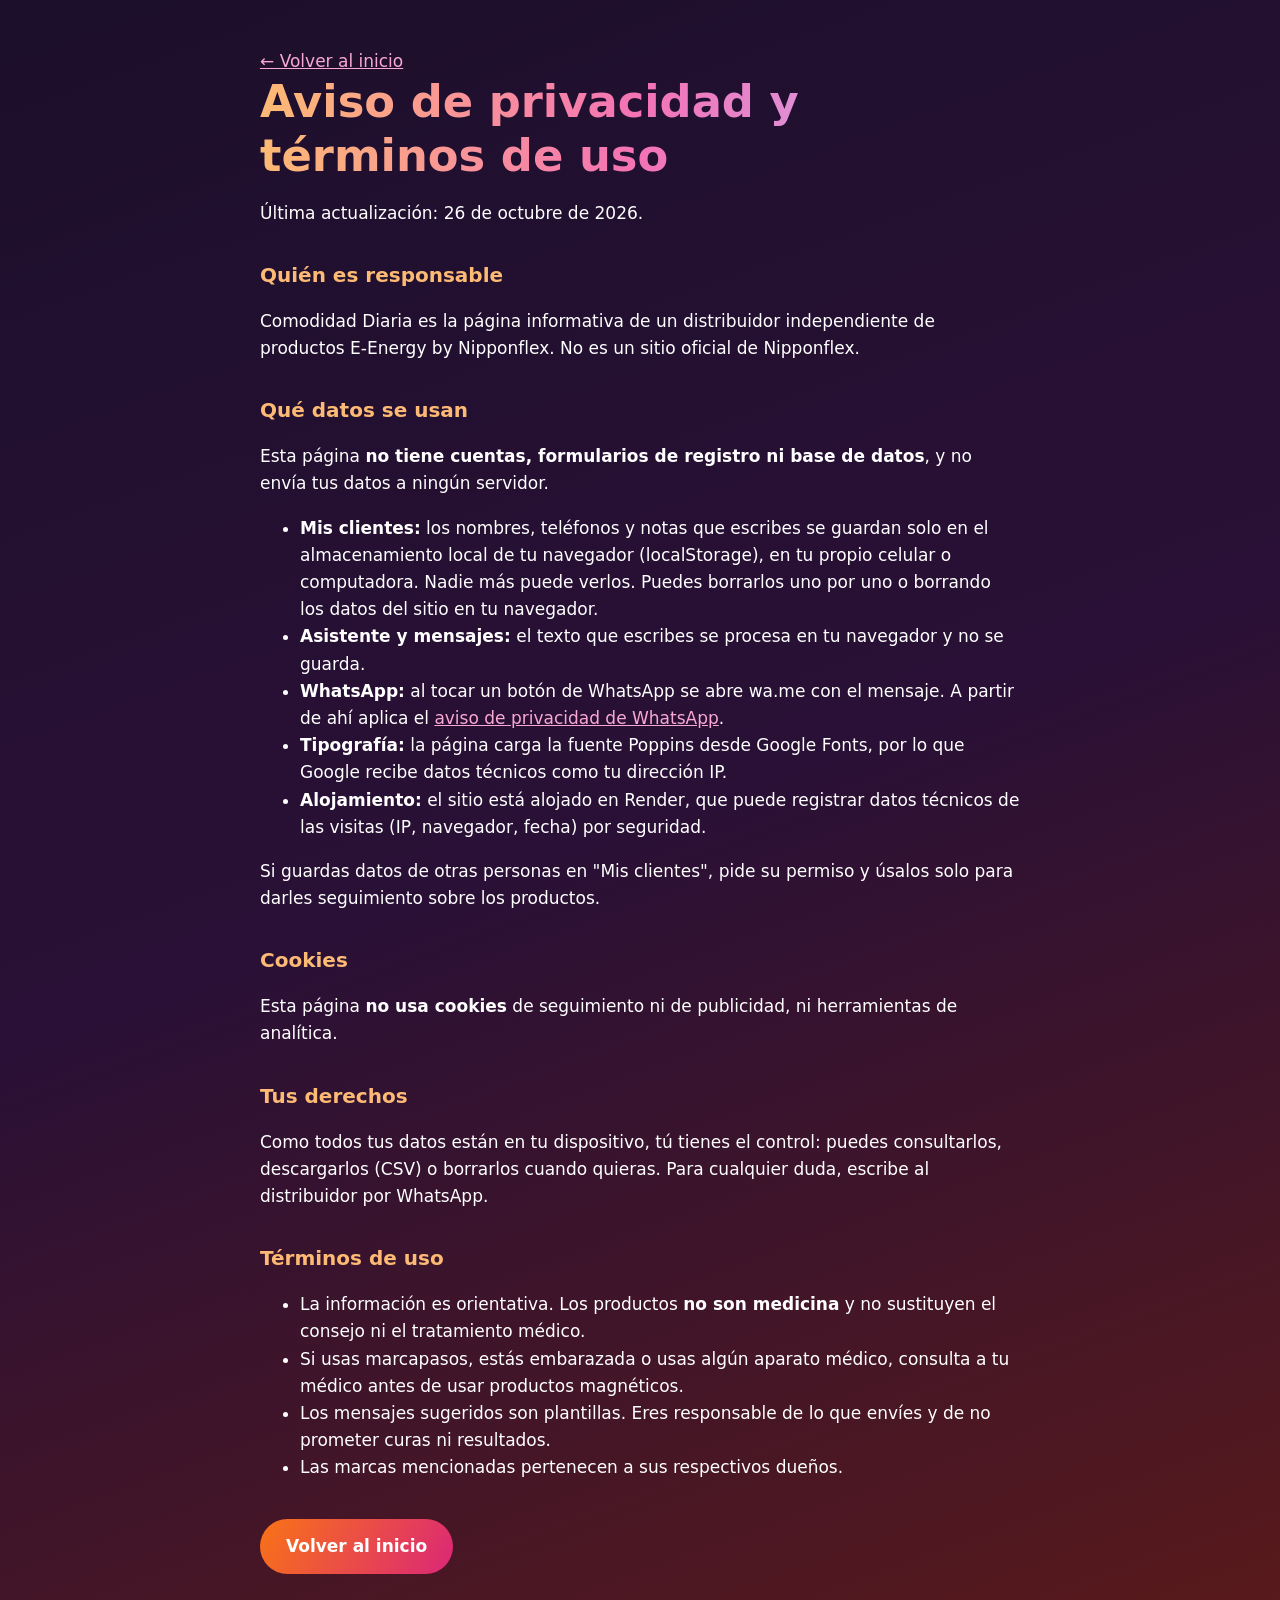
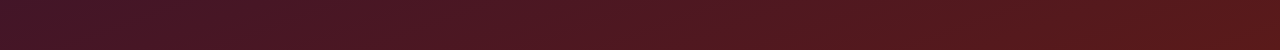
<file: privacidad.html>
<!doctype html>
<html lang="es">
<head>
<meta charset="utf-8">
<meta name="viewport" content="width=device-width, initial-scale=1">
<title>Aviso de privacidad y términos · Comodidad Diaria</title>
<meta name="description" content="Aviso de privacidad y términos de uso de Comodidad Diaria.">
<link rel="canonical" href="https://comodidad-diaria-n3vw.onrender.com/privacidad.html">
<link rel="icon" href="/favicon.svg" type="image/svg+xml">
<link rel="stylesheet" href="/error.css">
</head>
<body class="doc">
<main>
<a href="/">← Volver al inicio</a>
<h1>Aviso de privacidad y términos de uso</h1>
<p>Última actualización: 26 de octubre de 2026.</p>

<h2>Quién es responsable</h2>
<p>Comodidad Diaria es la página informativa de un distribuidor independiente de productos E-Energy by Nipponflex. No es un sitio oficial de Nipponflex.</p>

<h2>Qué datos se usan</h2>
<p>Esta página <b>no tiene cuentas, formularios de registro ni base de datos</b>, y no envía tus datos a ningún servidor.</p>
<ul>
<li><b>Mis clientes:</b> los nombres, teléfonos y notas que escribes se guardan solo en el almacenamiento local de tu navegador (localStorage), en tu propio celular o computadora. Nadie más puede verlos. Puedes borrarlos uno por uno o borrando los datos del sitio en tu navegador.</li>
<li><b>Asistente y mensajes:</b> el texto que escribes se procesa en tu navegador y no se guarda.</li>
<li><b>WhatsApp:</b> al tocar un botón de WhatsApp se abre wa.me con el mensaje. A partir de ahí aplica el <a href="https://www.whatsapp.com/legal/privacy-policy" target="_blank" rel="noopener">aviso de privacidad de WhatsApp</a>.</li>
<li><b>Tipografía:</b> la página carga la fuente Poppins desde Google Fonts, por lo que Google recibe datos técnicos como tu dirección IP.</li>
<li><b>Alojamiento:</b> el sitio está alojado en Render, que puede registrar datos técnicos de las visitas (IP, navegador, fecha) por seguridad.</li>
</ul>
<p>Si guardas datos de otras personas en "Mis clientes", pide su permiso y úsalos solo para darles seguimiento sobre los productos.</p>

<h2>Cookies</h2>
<p>Esta página <b>no usa cookies</b> de seguimiento ni de publicidad, ni herramientas de analítica.</p>

<h2>Tus derechos</h2>
<p>Como todos tus datos están en tu dispositivo, tú tienes el control: puedes consultarlos, descargarlos (CSV) o borrarlos cuando quieras. Para cualquier duda, escribe al distribuidor por WhatsApp.</p>

<h2>Términos de uso</h2>
<ul>
<li>La información es orientativa. Los productos <b>no son medicina</b> y no sustituyen el consejo ni el tratamiento médico.</li>
<li>Si usas marcapasos, estás embarazada o usas algún aparato médico, consulta a tu médico antes de usar productos magnéticos.</li>
<li>Los mensajes sugeridos son plantillas. Eres responsable de lo que envíes y de no prometer curas ni resultados.</li>
<li>Las marcas mencionadas pertenecen a sus respectivos dueños.</li>
</ul>
<a class="btn" href="/">Volver al inicio</a>
</main>
</body>
</html>
</file>
<file: styles.css>
/* ===== Comodidad Diaria — estilos ===== */
:root{
  --bg:#fffaf5; --bg2:#fff1e6; --card:#ffffff; --ink:#1c1426; --muted:#6b6275; --line:#efe3d8;
  --o:#f97316; --p:#db2777; --v:#7c3aed; --g:#16a34a;
  --grad:linear-gradient(120deg,var(--o),var(--p) 55%,var(--v));
  --shadow:0 10px 30px -12px rgba(124,58,237,.25),0 4px 12px -6px rgba(28,20,38,.12);
  --r:20px; --nav-h:64px;
  color-scheme:light;
}
@media (prefers-color-scheme:dark){
  :root{--bg:#120d18;--bg2:#1a1322;--card:#1f1829;--ink:#f6f1fa;--muted:#b3a8bf;--line:#2e2539;
    --shadow:0 10px 30px -12px rgba(0,0,0,.6);color-scheme:dark}
}
*{box-sizing:border-box;margin:0}
html{scroll-behavior:smooth;scroll-padding-top:70px;-webkit-text-size-adjust:100%}
body{background:var(--bg);color:var(--ink);font:17px/1.6 "Poppins",system-ui,-apple-system,"Segoe UI",Roboto,sans-serif;overflow-x:hidden;padding-bottom:calc(var(--nav-h) + env(safe-area-inset-bottom))}
@media (min-width:900px){body{padding-bottom:0}}
img{max-width:100%;display:block}
a{color:inherit}
button{font:inherit;cursor:pointer}
.wrap{max-width:1140px;margin:0 auto;padding:0 16px}
.skip{position:absolute;left:-999px;top:8px;background:var(--ink);color:var(--bg);padding:8px 14px;border-radius:8px;z-index:99}
.skip:focus{left:8px}
:focus-visible{outline:3px solid var(--o);outline-offset:3px;border-radius:8px}

/* Barra de progreso */
#progress{position:fixed;top:0;left:0;height:4px;width:0;background:var(--grad);z-index:60}

/* Encabezado */
.top{position:fixed;inset:0 0 auto;z-index:50;transition:background .3s,box-shadow .3s}
.top.solid{background:color-mix(in srgb,var(--bg) 85%,transparent);backdrop-filter:blur(14px);-webkit-backdrop-filter:blur(14px);box-shadow:0 1px 0 var(--line)}
.top .wrap{display:flex;align-items:center;justify-content:space-between;height:64px}
.logo{display:flex;align-items:center;gap:10px;font-weight:800;text-decoration:none;color:#fff;transition:color .3s}
.top.solid .logo{color:var(--ink)}
.logo img{width:34px;height:34px;border-radius:10px}
.menu{display:none;gap:4px}
.menu a{text-decoration:none;color:#fff;opacity:.9;padding:8px 12px;border-radius:99px;font-size:.92rem;font-weight:500;transition:.2s}
.top.solid .menu a{color:var(--ink)}
.menu a:hover{background:rgba(255,255,255,.15)}
.top.solid .menu a:hover{background:var(--bg2)}
@media (min-width:900px){.menu{display:flex}}

/* Botones */
.btn{display:inline-flex;align-items:center;justify-content:center;gap:8px;border:0;border-radius:99px;padding:14px 24px;font-weight:700;font-size:1rem;text-decoration:none;transition:transform .2s,box-shadow .2s,background .2s;min-height:48px}
.btn:active{transform:scale(.97)}
.btn-main{background:var(--grad);background-size:200% 200%;color:#fff;box-shadow:0 10px 24px -8px rgba(219,39,119,.6);animation:shift 6s ease infinite}
.btn-main:hover{transform:translateY(-2px);box-shadow:0 16px 30px -10px rgba(219,39,119,.7)}
.btn-glass{background:rgba(255,255,255,.14);color:#fff;border:1px solid rgba(255,255,255,.35);backdrop-filter:blur(8px)}
.btn-glass:hover{background:rgba(255,255,255,.24)}
.btn-line{background:transparent;color:var(--p);border:2px solid var(--p)}
.btn-line:hover{background:var(--p);color:#fff}
.btn-wa{background:#25d366;color:#fff}
.btn-sm{padding:9px 16px;min-height:40px;font-size:.9rem}
@keyframes shift{0%,100%{background-position:0 50%}50%{background-position:100% 50%}}

/* Héroe */
.hero{position:relative;min-height:100svh;display:flex;align-items:center;color:#fff;overflow:hidden;
  background:radial-gradient(1200px 600px at 10% 10%,#3b1252,transparent),linear-gradient(160deg,#1c0f2b,#2a1036 45%,#5a1a1a)}
.blob{position:absolute;border-radius:50%;filter:blur(60px);opacity:.55;animation:float 14s ease-in-out infinite}
.b1{width:420px;height:420px;background:#f97316;top:-120px;right:-80px}
.b2{width:360px;height:360px;background:#db2777;bottom:-120px;left:-100px;animation-delay:-5s}
.b3{width:260px;height:260px;background:#7c3aed;top:40%;left:45%;animation-delay:-9s}
@keyframes float{0%,100%{transform:translate(0,0) scale(1)}33%{transform:translate(40px,-30px) scale(1.1)}66%{transform:translate(-30px,20px) scale(.95)}}
.hero .wrap{position:relative;display:grid;gap:40px;padding-top:100px;padding-bottom:60px;align-items:center}
@media (min-width:900px){.hero .wrap{grid-template-columns:1.15fr .85fr}}
.pill{display:inline-flex;align-items:center;gap:8px;background:rgba(255,255,255,.12);border:1px solid rgba(255,255,255,.25);padding:6px 14px;border-radius:99px;font-size:.85rem;font-weight:600}
.pill .dot{width:8px;height:8px;border-radius:50%;background:#4ade80;box-shadow:0 0 0 0 rgba(74,222,128,.7);animation:ping 2s infinite}
@keyframes ping{70%{box-shadow:0 0 0 10px rgba(74,222,128,0)}100%{box-shadow:0 0 0 0 rgba(74,222,128,0)}}
.hero h1{font-size:clamp(2.3rem,8vw,4.2rem);line-height:1.05;margin:18px 0;font-weight:800;letter-spacing:-.02em}
.gt{background:linear-gradient(90deg,#fdba74,#f472b6,#c4b5fd,#fdba74);background-size:300% 100%;-webkit-background-clip:text;background-clip:text;color:transparent;animation:shift 8s linear infinite}
.hero p.lead{font-size:clamp(1.05rem,3.4vw,1.25rem);opacity:.9;max-width:560px}
.rot{display:inline-block;min-width:8ch;color:#fdba74;font-weight:700;border-bottom:3px solid rgba(253,186,116,.5)}
.cta{display:flex;flex-wrap:wrap;gap:12px;margin-top:28px}
.cta .btn{flex:1 1 200px}
@media (min-width:600px){.cta .btn{flex:0 0 auto}}
.trust{display:flex;gap:18px;flex-wrap:wrap;margin-top:28px;font-size:.9rem;opacity:.85}
.hero-art{position:relative;max-width:440px;margin:0 auto;width:100%}
.hero-art .photo{border-radius:32px;overflow:hidden;box-shadow:0 30px 60px -20px rgba(0,0,0,.6);transform:rotate(2deg);animation:bob 6s ease-in-out infinite}
.hero-art .photo img{aspect-ratio:4/5;object-fit:cover;width:100%}
@keyframes bob{50%{transform:rotate(2deg) translateY(-12px)}}
.chip{position:absolute;background:#fff;color:#1c1426;border-radius:16px;padding:10px 14px;font-weight:700;font-size:.9rem;box-shadow:0 12px 30px -10px rgba(0,0,0,.5);display:flex;align-items:center;gap:8px;animation:bob2 5s ease-in-out infinite}
.chip span{font-size:1.4rem}
.c1{top:8%;left:-6%}.c2{bottom:18%;right:-6%;animation-delay:-2s}.c3{bottom:-3%;left:8%;animation-delay:-3.5s}
@keyframes bob2{50%{transform:translateY(-10px)}}
@media (max-width:480px){.c1{left:0}.c2{right:0}}
.scroll-hint{position:absolute;bottom:18px;left:50%;transform:translateX(-50%);width:26px;height:42px;border:2px solid rgba(255,255,255,.5);border-radius:20px;display:none}
.scroll-hint::after{content:"";position:absolute;left:50%;top:8px;width:4px;height:8px;margin-left:-2px;background:#fff;border-radius:2px;animation:wheel 1.8s infinite}
@keyframes wheel{to{transform:translateY(14px);opacity:0}}
@media (min-width:900px) and (min-height:700px){.scroll-hint{display:block}}

/* Cinta */
.marquee{background:var(--grad);color:#fff;overflow:hidden;padding:14px 0;font-weight:700;white-space:nowrap}
.marquee div{display:inline-flex;gap:40px;animation:mq 30s linear infinite;padding-left:40px}
@keyframes mq{to{transform:translateX(-50%)}}

/* Secciones */
section{padding:80px 0}
.alt{background:var(--bg2)}
.head{text-align:center;max-width:680px;margin:0 auto 44px}
.kicker{display:inline-block;font-size:.8rem;font-weight:800;letter-spacing:.12em;text-transform:uppercase;background:var(--grad);-webkit-background-clip:text;background-clip:text;color:transparent}
h2{font-size:clamp(1.8rem,6vw,2.8rem);line-height:1.15;margin:8px 0 12px;letter-spacing:-.01em}
.head p{color:var(--muted)}

/* Cifras */
.stats{display:grid;grid-template-columns:repeat(2,1fr);gap:14px;margin-top:-50px;position:relative;z-index:2}
@media (min-width:800px){.stats{grid-template-columns:repeat(4,1fr)}}
.stat{background:var(--card);border-radius:var(--r);padding:20px;text-align:center;box-shadow:var(--shadow);border:1px solid var(--line)}
.stat b{display:block;font-size:clamp(1.8rem,6vw,2.4rem);background:var(--grad);-webkit-background-clip:text;background-clip:text;color:transparent;font-weight:800}
.stat small{color:var(--muted);font-size:.88rem}

/* Productos */
.grid{display:grid;gap:20px;grid-template-columns:repeat(auto-fit,minmax(min(100%,250px),1fr))}
.prod{background:var(--card);border-radius:24px;overflow:hidden;border:1px solid var(--line);box-shadow:var(--shadow);transition:transform .35s cubic-bezier(.2,.8,.2,1),box-shadow .35s;display:flex;flex-direction:column}
.prod:hover{transform:translateY(-8px);box-shadow:0 24px 50px -18px rgba(219,39,119,.4)}
.prod .ph{aspect-ratio:1/1;background:#fff;overflow:hidden;position:relative}
.prod .ph img{width:100%;height:100%;object-fit:cover;transition:transform .6s}
.prod:hover .ph img{transform:scale(1.07)}
.prod .tag{position:absolute;top:12px;left:12px;background:var(--grad);color:#fff;font-size:.75rem;font-weight:700;padding:5px 10px;border-radius:99px}
.prod .bd{padding:20px;display:flex;flex-direction:column;gap:8px;flex:1}
.prod h3{font-size:1.25rem}
.prod .who{display:flex;flex-wrap:wrap;gap:6px}
.prod .who span{background:var(--bg2);border-radius:99px;padding:4px 10px;font-size:.8rem;font-weight:600}
.prod .where{color:var(--muted);font-size:.92rem}
.prod .btn{margin-top:auto}
.prod .ico{aspect-ratio:1/1;display:grid;place-items:center;font-size:6rem;background:radial-gradient(circle at 30% 30%,#fde68a,#f97316 60%,#db2777)}

/* Asistente */
.ai{position:relative;background:linear-gradient(160deg,#1c0f2b,#2a1036 60%,#3b1252);color:#fff;overflow:hidden}
.ai .head p{color:#d8cbe6}
.ai .kicker{background:linear-gradient(90deg,#fdba74,#f472b6);-webkit-background-clip:text;background-clip:text}
.tabs{display:flex;gap:8px;overflow-x:auto;padding:4px;margin:0 auto 24px;max-width:max-content;background:rgba(255,255,255,.08);border-radius:99px;scrollbar-width:none}
.tabs::-webkit-scrollbar{display:none}
.tabs button{flex:none;border:0;background:transparent;color:#fff;padding:10px 18px;border-radius:99px;font-weight:600;font-size:.92rem;min-height:44px}
.tabs button[aria-selected=true]{background:#fff;color:#1c1426}
.panel{display:none;max-width:820px;margin:0 auto}
.panel.on{display:block;animation:fadeUp .5s ease}
@keyframes fadeUp{from{opacity:0;transform:translateY(16px)}}
.glass{background:rgba(255,255,255,.07);border:1px solid rgba(255,255,255,.15);border-radius:24px;padding:22px;backdrop-filter:blur(10px)}
.fields{display:grid;gap:12px;grid-template-columns:repeat(auto-fit,minmax(min(100%,180px),1fr));margin-bottom:16px}
label.f{display:flex;flex-direction:column;gap:6px;font-size:.85rem;font-weight:600;color:#d8cbe6}
.ai input,.ai select{background:rgba(255,255,255,.1);border:1px solid rgba(255,255,255,.2);color:#fff;border-radius:14px;padding:12px;font:inherit;font-size:16px;min-height:48px;width:100%}
.ai select option{color:#1c1426}
.out{margin-top:16px;background:#fff;color:#1c1426;border-radius:20px 20px 20px 6px;padding:18px;min-height:90px;white-space:pre-wrap;position:relative;font-size:1rem}
.out.typing::after{content:"▍";animation:blink 1s steps(1) infinite;color:var(--p)}
@keyframes blink{50%{opacity:0}}
.row{display:flex;flex-wrap:wrap;gap:10px;margin-top:14px}
.thinking{display:inline-flex;gap:4px}
.thinking i{width:8px;height:8px;border-radius:50%;background:var(--p);animation:dot 1s infinite}
.thinking i:nth-child(2){animation-delay:.15s}.thinking i:nth-child(3){animation-delay:.3s}
@keyframes dot{50%{transform:translateY(-6px);opacity:.5}}

/* Quiz */
.q{font-size:1.2rem;font-weight:700;margin-bottom:14px}
.opts{display:grid;gap:10px}
.opts button{background:rgba(255,255,255,.08);border:1px solid rgba(255,255,255,.2);color:#fff;border-radius:16px;padding:14px 16px;text-align:left;font-size:1rem;min-height:52px;transition:.2s}
.opts button:hover{background:rgba(255,255,255,.18);transform:translateX(4px)}
.bar{height:6px;background:rgba(255,255,255,.15);border-radius:9px;margin-bottom:18px;overflow:hidden}
.bar i{display:block;height:100%;background:linear-gradient(90deg,#fdba74,#f472b6);transition:width .4s}
.result{text-align:center}
.result .big{font-size:4rem;animation:pop .6s cubic-bezier(.2,1.6,.4,1)}
@keyframes pop{from{transform:scale(0)}}

/* Chat */
.chat{display:flex;flex-direction:column;gap:10px;max-height:420px;overflow-y:auto;padding:4px;margin-bottom:12px}
.bub{max-width:85%;padding:12px 16px;border-radius:18px;animation:fadeUp .35s ease;white-space:pre-wrap}
.bub.me{align-self:flex-end;background:var(--grad);color:#fff;border-bottom-right-radius:6px}
.bub.bot{align-self:flex-start;background:#fff;color:#1c1426;border-bottom-left-radius:6px}
.sugg{display:flex;gap:8px;flex-wrap:wrap;margin-bottom:12px}
.sugg button{background:rgba(255,255,255,.1);border:1px solid rgba(255,255,255,.25);color:#fff;border-radius:99px;padding:8px 14px;font-size:.88rem;min-height:40px}
.send{display:flex;gap:8px}
.send input{flex:1}

/* Mensajes listos */
.msg{background:var(--card);border:1px solid var(--line);border-radius:22px;padding:20px;box-shadow:var(--shadow);display:flex;flex-direction:column;gap:12px}
.msg h3{font-size:1.05rem}
.msg p{background:#dcf8c6;color:#1c1426;border-radius:14px 14px 14px 4px;padding:12px 14px;font-size:.95rem;white-space:pre-wrap;flex:1}
@media (prefers-color-scheme:dark){.msg p{background:#005c4b;color:#e9fff8}}

/* Plan */
.timeline{position:relative;max-width:760px;margin:0 auto;padding-left:36px}
.timeline::before{content:"";position:absolute;left:14px;top:6px;bottom:6px;width:3px;background:var(--grad);border-radius:3px}
.step{position:relative;background:var(--card);border:1px solid var(--line);border-radius:18px;padding:16px 18px;margin-bottom:14px;box-shadow:var(--shadow)}
.step::before{content:attr(data-n);position:absolute;left:-38px;top:14px;width:30px;height:30px;border-radius:50%;background:var(--grad);color:#fff;font-weight:800;font-size:.85rem;display:grid;place-items:center;box-shadow:0 0 0 5px var(--bg)}
.alt .step::before{box-shadow:0 0 0 5px var(--bg2)}
.step h3{font-size:1.05rem;margin-bottom:4px}
.step p{color:var(--muted);font-size:.95rem}

/* Videos */
.vid{border-radius:24px;overflow:hidden;position:relative;aspect-ratio:9/12;color:#fff;display:flex;align-items:flex-end;box-shadow:var(--shadow)}
.vid img{position:absolute;inset:0;width:100%;height:100%;object-fit:cover;transition:transform .6s}
.vid:hover img{transform:scale(1.06)}
.vid::after{content:"";position:absolute;inset:0;background:linear-gradient(to top,rgba(20,8,30,.92),rgba(20,8,30,.1) 60%)}
.vid .t{position:relative;z-index:1;padding:20px}
.vid .t b{display:block;font-size:1.1rem;margin-bottom:4px}
.vid .t small{opacity:.85}
.play{position:absolute;z-index:1;top:16px;right:16px;width:46px;height:46px;border-radius:50%;background:rgba(255,255,255,.25);backdrop-filter:blur(6px);display:grid;place-items:center;font-size:1.1rem}
.vid.grad{background:var(--grad)}

/* Video destacado */
.vsec{position:relative;background:linear-gradient(160deg,#1c0f2b,#2a1036 55%,#3b1252);color:#fff;overflow:hidden}
.vsec .head p{color:#d8cbe6}
.vsec .kicker{background:linear-gradient(90deg,#fdba74,#f472b6);-webkit-background-clip:text;background-clip:text}
.vframe{position:relative;border-radius:26px;padding:3px;background:linear-gradient(120deg,#fdba74,#f472b6,#a78bfa,#fdba74);background-size:300% 300%;animation:shift 8s ease infinite;box-shadow:0 30px 70px -20px rgba(219,39,119,.55)}
.vframe>*{display:block;width:100%;aspect-ratio:16/9;border:0;border-radius:23px;overflow:hidden;background:#000}
.yt{position:relative;padding:0;cursor:pointer}
.yt img{width:100%;height:100%;object-fit:cover;transition:transform .6s,filter .3s}
.yt:hover img{transform:scale(1.04);filter:brightness(.85)}
.yplay{position:absolute;left:50%;top:50%;width:84px;height:84px;margin:-42px 0 0 -42px;border-radius:50%;background:var(--grad);color:#fff;display:grid;place-items:center;box-shadow:0 0 0 0 rgba(244,114,182,.6);animation:pulse 2s infinite}
.yplay svg{width:38px;height:38px;margin-left:5px}
.ylabel{position:absolute;left:14px;bottom:14px;background:rgba(20,8,30,.75);backdrop-filter:blur(6px);color:#fff;font-weight:700;font-size:.85rem;padding:6px 12px;border-radius:99px}
@keyframes pulse{0%{box-shadow:0 0 0 0 rgba(244,114,182,.6)}70%{box-shadow:0 0 0 22px rgba(244,114,182,0)}100%{box-shadow:0 0 0 0 rgba(244,114,182,0)}}
.vsrc{margin-top:14px;font-size:.78rem;color:#b9a9cc}
.pbtn{display:inline-grid;place-items:center;width:24px;height:24px;border-radius:50%;background:#fff;color:var(--p);font-size:.7rem}

/* Video en el héroe */
@media (min-width:900px){.hero .wrap:has(.hero-video){grid-template-columns:1fr 1.1fr}}
.hero-video{max-width:640px}
@media (max-width:899px){.hero-video{order:-1;margin-top:8px}.hero .wrap:has(.hero-video){gap:34px;padding-top:84px}}
.hero-video .vframe{animation:shift 8s ease infinite,bob2 6s ease-in-out infinite}
.hero-video .chip{z-index:2}
.hero-video.playing .chip{display:none}
.hero-video .c1{top:-14px;left:-4%}.hero-video .c2{top:38%;bottom:auto;right:-4%}.hero-video .c3{bottom:-18px;right:8%;left:auto}

/* Insole Biohacking */
.bgrid{display:grid;gap:18px;grid-template-columns:repeat(auto-fit,minmax(min(100%,280px),1fr))}
.bf{background:rgba(255,255,255,.07);border:1px solid rgba(255,255,255,.14);border-radius:22px;overflow:hidden;transition:transform .35s cubic-bezier(.2,.8,.2,1),border-color .35s}
.bf:hover{transform:translateY(-6px);border-color:rgba(244,114,182,.6)}
.bf img{width:100%;height:auto;aspect-ratio:16/9;object-fit:cover;transition:transform .6s}
.bf:hover img{transform:scale(1.05)}
.bf>div{padding:16px 18px 18px}
.bf h3{font-size:1.1rem;margin-bottom:4px}
.bf p{color:#d8cbe6;font-size:.92rem}
.bsplit{display:grid;gap:24px;align-items:center;margin-top:40px;background:rgba(255,255,255,.06);border:1px solid rgba(255,255,255,.14);border-radius:26px;padding:18px}
@media (min-width:900px){.bsplit{grid-template-columns:1fr 1fr;padding:22px}}
.bsplit img{width:100%;height:auto;aspect-ratio:16/9;object-fit:cover;border-radius:18px}
.bsplit h3{font-size:clamp(1.4rem,4vw,1.9rem);background:linear-gradient(90deg,#fdba74,#f472b6,#c4b5fd);-webkit-background-clip:text;background-clip:text;color:transparent;margin-bottom:8px}
.bsplit p{color:#d8cbe6}

.bben{padding-left:0;list-style:none;display:grid;gap:10px;margin:6px 0 14px}
.bben li{position:relative;padding-left:30px;color:#e9def3;font-size:.95rem}
.bben li::before{content:"✓";position:absolute;left:0;top:1px;width:22px;height:22px;border-radius:50%;background:linear-gradient(120deg,#fdba74,#f472b6);color:#fff;font-size:.75rem;font-weight:800;display:grid;place-items:center}
.bben b{color:#fff}
.bwho{display:flex;flex-wrap:wrap;gap:6px}
.bwho span{background:rgba(255,255,255,.1);border:1px solid rgba(255,255,255,.18);border-radius:99px;padding:4px 10px;font-size:.8rem;font-weight:600}

/* Alcaline Max (agua) */
.aqua{--aq1:#0ea5e9;--aq2:#2563eb;--aqbg:#eef8ff;--aqcard:#fff;--aqink:#0c2a4a;--aqmuted:#3d5a7a;
  background:radial-gradient(1200px 500px at 85% -10%,#bae6fd,transparent 60%),radial-gradient(900px 400px at -10% 110%,#c7d2fe,transparent 60%),var(--aqbg);color:var(--aqink)}
@media (prefers-color-scheme:dark){.aqua{--aqbg:#06192b;--aqcard:#0b2540;--aqink:#e6f4ff;--aqmuted:#9cc3e6;
  background:radial-gradient(1200px 500px at 85% -10%,#0c4a6e,transparent 60%),radial-gradient(900px 400px at -10% 110%,#1e3a8a,transparent 60%),var(--aqbg)}}
.aqua .kicker{background:linear-gradient(90deg,var(--aq1),var(--aq2));-webkit-background-clip:text;background-clip:text}
.aqua .head p{color:var(--aqmuted)}
.aqhero{display:grid;gap:28px;align-items:center}
@media (min-width:900px){.aqhero{grid-template-columns:.9fr 1.1fr;gap:48px}}
.aqimg{position:relative;border-radius:30px;overflow:hidden;box-shadow:0 30px 60px -24px rgba(37,99,235,.55)}
.aqimg img{width:100%;height:auto;aspect-ratio:1/1;object-fit:cover}
.aqbadge{position:absolute;top:16px;left:16px;background:#fff;color:#0c2a4a;font-weight:800;font-size:.9rem;padding:8px 14px;border-radius:99px;box-shadow:0 8px 20px -8px rgba(0,0,0,.35)}
.aqh{font-size:clamp(1.6rem,5vw,2.3rem);line-height:1.15;margin-bottom:8px}
.aqp{color:var(--aqmuted);font-size:1.02rem}
.aqchips{display:flex;flex-wrap:wrap;gap:8px;margin:18px 0}
.aqchips span{background:var(--aqcard);border:1px solid rgba(14,165,233,.35);border-radius:99px;padding:8px 14px;font-weight:700;font-size:.9rem;box-shadow:0 6px 16px -10px rgba(37,99,235,.5)}
.aqprice{font-size:1.6rem;font-weight:800;background:linear-gradient(90deg,var(--aq1),var(--aq2));-webkit-background-clip:text;background-clip:text;color:transparent}
.aqprice small{display:block;font-size:.8rem;font-weight:500;color:var(--aqmuted);-webkit-text-fill-color:var(--aqmuted)}
.aqgrid{display:grid;gap:18px;grid-template-columns:repeat(auto-fit,minmax(min(100%,260px),1fr))}
.aqc{background:var(--aqcard);border-radius:22px;padding:22px;border:1px solid rgba(14,165,233,.2);box-shadow:0 14px 30px -18px rgba(37,99,235,.45);transition:transform .35s cubic-bezier(.2,.8,.2,1)}
.aqc:hover{transform:translateY(-6px)}
.aqc .ti{width:52px;height:52px;border-radius:16px;display:grid;place-items:center;font-size:1.6rem;background:linear-gradient(135deg,#e0f2fe,#dbeafe);margin-bottom:10px}
.aqc h3{font-size:1.08rem;margin-bottom:4px}
.aqc p{color:var(--aqmuted);font-size:.93rem}
.aqfilter{display:grid;gap:28px;align-items:center;background:var(--aqcard);border-radius:28px;padding:18px;border:1px solid rgba(14,165,233,.2);box-shadow:0 20px 40px -24px rgba(37,99,235,.45)}
@media (min-width:900px){.aqfilter{grid-template-columns:1fr 1fr;padding:28px}}
.aqfilter img{width:100%;height:auto;border-radius:18px}
.aqfilter h3{font-size:1.35rem;margin-bottom:10px}
.layers{list-style:none;padding:0;display:grid;gap:8px;counter-reset:l}
.layers li{counter-increment:l;display:grid;grid-template-columns:34px 1fr;column-gap:12px;align-items:start}
.layers li::before{content:counter(l);grid-row:span 2;width:34px;height:34px;border-radius:50%;background:linear-gradient(135deg,var(--aq1),var(--aq2));color:#fff;font-weight:800;display:grid;place-items:center}
.layers small{color:var(--aqmuted);font-size:.88rem}
.routine{display:flex;flex-wrap:wrap;gap:6px}
.routine span{background:linear-gradient(135deg,#e0f2fe,#dbeafe);color:#0c2a4a;border-radius:99px;padding:6px 12px;font-size:.85rem;font-weight:600}
.aqnote{margin-top:14px;font-size:.8rem;color:var(--aqmuted)}
.mt20{margin-top:20px}
.promo{display:grid;gap:24px;align-items:center;background:linear-gradient(135deg,#0c2a4a,#1e3a8a 60%,#0e7490);color:#fff;border-radius:32px;padding:24px 18px 28px;overflow:hidden;box-shadow:0 30px 60px -28px rgba(37,99,235,.7)}
@media (min-width:900px){.promo{grid-template-columns:1fr 1fr;padding:36px 40px}}
.pstage{position:relative;max-width:420px;width:100%;margin:0 auto}
.pglow{position:absolute;inset:12% 6% 0;border-radius:50% 50% 24px 24px;background:radial-gradient(circle at 50% 35%,#7dd3fc,#2563eb 55%,transparent 72%);opacity:.75}
.pwoman{position:relative;width:100%;height:auto;filter:drop-shadow(0 20px 30px rgba(0,0,0,.35))}
.pff{position:absolute;right:-4%;top:33%;width:44%;margin:0;background:#fff;border-radius:20px;padding:6px 6px 0;box-shadow:0 18px 36px -12px rgba(0,0,0,.55);transform:rotate(6deg);animation:bob2 5s ease-in-out infinite}
.pff img{width:100%;height:auto;border-radius:15px}
.pff figcaption{color:#0c2a4a;font-size:.72rem;font-weight:800;text-align:center;padding:5px 0 7px}
.ptag{position:absolute;background:#fff;color:#0c2a4a;font-weight:800;font-size:.82rem;padding:7px 12px;border-radius:99px;box-shadow:0 10px 24px -10px rgba(0,0,0,.5)}
.pt1{left:-2%;top:14%;animation:bob2 5s ease-in-out infinite;animation-delay:-2s}
.pcopy .kicker{background:linear-gradient(90deg,#7dd3fc,#fdba74);-webkit-background-clip:text;background-clip:text}
.pcopy h3{font-size:clamp(1.5rem,4.5vw,2.1rem);line-height:1.15;margin:6px 0 16px}
.pitem{display:grid;grid-template-columns:76px 1fr;gap:14px;align-items:center;background:rgba(255,255,255,.08);border:1px solid rgba(255,255,255,.16);border-radius:18px;padding:10px;margin-bottom:10px}
.pitem img{width:76px;height:76px;object-fit:cover;border-radius:14px;background:#fff}
.pitem b{display:block}
.pitem small{display:block;color:#cfe3f7;font-size:.86rem}
.pp{display:inline-block;margin-top:4px;font-weight:800;color:#7dd3fc}
.aqua .prod{border-color:rgba(14,165,233,.25)}

/* Banda zona del distribuidor */
.band{background:var(--grad);background-size:200% 200%;animation:shift 10s ease infinite;color:#fff;text-align:center;padding:44px 0}
.band .kicker{background:none;color:#fff;-webkit-text-fill-color:#fff;opacity:.9}
.band h2{color:#fff;margin:6px 0}
.band p{opacity:.92;max-width:620px;margin:0 auto}

/* Catálogo */
.prod.star{border:2px solid transparent;background:linear-gradient(var(--card),var(--card)) padding-box,var(--grad) border-box;box-shadow:0 24px 50px -18px rgba(219,39,119,.45)}
.filters.center{justify-content:center;margin-bottom:24px}
.prod[hidden]{display:none}
.ben{padding-left:20px;display:grid;gap:4px;font-size:.92rem}
.ben li::marker{content:"✓  ";color:var(--g);font-weight:800}
.warn{font-size:.8rem;color:var(--muted);background:var(--bg2);border-radius:12px;padding:8px 10px}
.price{font-size:1.25rem;font-weight:800;margin-top:auto}
.price small{display:block;font-size:.75rem;font-weight:500;color:var(--muted)}
.note{text-align:center;color:var(--muted);font-size:.85rem;max-width:640px;margin:28px auto 0}

/* Beneficios */
.mt40{margin-top:56px}
.pillar{background:var(--card);border:1px solid var(--line);border-radius:24px;overflow:hidden;box-shadow:var(--shadow);display:flex;flex-direction:column}
.pillar img{aspect-ratio:4/3;object-fit:cover;width:100%;height:auto;background:#fff}
.pillar .bd{padding:20px;display:grid;gap:10px}
.pillar p{color:var(--muted);font-size:.95rem}
.pillar ul{padding-left:20px;display:grid;gap:6px;font-size:.92rem}
.tech{background:var(--card);border:1px solid var(--line);border-radius:22px;padding:22px;box-shadow:var(--shadow);display:grid;gap:8px;align-content:start}
.tech .ti{font-size:2.2rem}
.tech p{font-size:.92rem}
.tech .sci{background:var(--bg2);border-radius:12px;padding:10px 12px}

/* Cómo hablar */
.quote{font-size:clamp(1.4rem,5vw,2.2rem);font-weight:800;text-align:center;max-width:800px;margin:0 auto 36px;line-height:1.25}
.quote span{background:var(--grad);-webkit-background-clip:text;background-clip:text;color:transparent}
.dd{display:grid;gap:18px;grid-template-columns:repeat(auto-fit,minmax(min(100%,300px),1fr))}
.box{border-radius:22px;padding:22px}
.box h3{margin-bottom:10px}
.box ul{padding-left:20px;display:grid;gap:6px}
.yes{background:#dcfce7;color:#14532d}
.no{background:#fef3c7;color:#713f12}
@media (prefers-color-scheme:dark){.yes{background:#123222;color:#bbf7d0}.no{background:#3a2f10;color:#fde68a}}

/* Clientes */
.crm{display:grid;gap:20px}
@media (min-width:900px){.crm{grid-template-columns:340px 1fr}}
.card{background:var(--card);border:1px solid var(--line);border-radius:22px;padding:20px;box-shadow:var(--shadow)}
.card form{display:grid;gap:10px}
.card input,.card select{font:inherit;font-size:16px;padding:12px;border-radius:12px;border:1px solid var(--line);background:var(--bg);color:var(--ink);min-height:48px;width:100%}
.goal{margin:14px 0 4px;font-size:.9rem;color:var(--muted)}
.goalbar{height:12px;background:var(--bg2);border-radius:9px;overflow:hidden}
.goalbar i{display:block;height:100%;width:0;background:var(--grad);transition:width .8s cubic-bezier(.2,.8,.2,1)}
.filters{display:flex;gap:6px;flex-wrap:wrap;margin-bottom:12px}
.filters button{border:1px solid var(--line);background:var(--bg);color:var(--ink);border-radius:99px;padding:6px 12px;font-size:.85rem;min-height:36px}
.filters button.on{background:var(--ink);color:var(--bg)}
.cl{display:grid;gap:10px}
.ci{display:grid;grid-template-columns:44px 1fr auto;gap:12px;align-items:center;padding:12px;border-radius:16px;background:var(--bg);border:1px solid var(--line);animation:fadeUp .3s ease}
.av{width:44px;height:44px;border-radius:50%;background:var(--grad);color:#fff;display:grid;place-items:center;font-weight:800}
.ci b{display:block;line-height:1.2}
.ci small{color:var(--muted);font-size:.82rem}
.ci select{font-size:.82rem;padding:6px;border-radius:10px;border:1px solid var(--line);background:var(--card);color:var(--ink);margin-top:4px;max-width:100%}
.ci .acts{display:flex;gap:4px}
.ic{width:40px;height:40px;border-radius:12px;border:1px solid var(--line);background:var(--card);display:grid;place-items:center;text-decoration:none;font-size:1rem}
.empty{text-align:center;color:var(--muted);padding:30px 10px}
.empty div{font-size:3rem}

/* CTA final */
.final{background:var(--grad);color:#fff;text-align:center;border-radius:32px;padding:50px 22px;position:relative;overflow:hidden}
.final h2{color:#fff}
.final::before{content:"";position:absolute;width:300px;height:300px;border-radius:50%;background:rgba(255,255,255,.12);top:-120px;right:-80px}

footer{padding:40px 0 30px;text-align:center;color:var(--muted);font-size:.88rem}
footer .wrap{display:grid;gap:10px}
footer a{color:inherit;text-decoration:underline}

/* Utilidades (sin estilos en línea, para una CSP estricta) */
.sr{position:absolute;width:1px;height:1px;padding:0;margin:-1px;overflow:hidden;clip:rect(0 0 0 0);white-space:nowrap;border:0}
.dim{opacity:.25}
.rel{position:relative}
.wfull{width:100%}
.mt10{margin-top:10px}
.m0{margin:0}
.row.center{justify-content:center}
.final-p{opacity:.95;max-width:520px;margin:0 auto 22px}
.qn{opacity:.7;font-size:.85rem}
.bar i.full{width:100%}
.r-k{opacity:.8}
.r-h{font-size:2rem;margin:4px 0 8px}
.r-p{opacity:.85;max-width:460px;margin:0 auto}
:focus-visible{outline:3px solid #f472b6;outline-offset:2px}

/* Navegación inferior móvil */
.bnav{position:fixed;left:0;right:0;bottom:0;z-index:55;display:grid;grid-template-columns:repeat(5,1fr);background:color-mix(in srgb,var(--card) 92%,transparent);backdrop-filter:blur(16px);-webkit-backdrop-filter:blur(16px);border-top:1px solid var(--line);padding-bottom:env(safe-area-inset-bottom)}
.bnav a{display:flex;flex-direction:column;align-items:center;justify-content:center;gap:2px;height:var(--nav-h);text-decoration:none;font-size:.7rem;font-weight:600;color:var(--muted)}
.bnav a span{font-size:1.3rem;transition:transform .2s}
.bnav a.on{color:var(--p)}
.bnav a.on span{transform:translateY(-3px) scale(1.15)}
@media (min-width:900px){.bnav{display:none}}

/* Botón flotante WhatsApp */
.fab{position:fixed;right:16px;bottom:calc(var(--nav-h) + 16px + env(safe-area-inset-bottom));z-index:56;width:58px;height:58px;border-radius:50%;background:#25d366;color:#fff;display:grid;place-items:center;box-shadow:0 10px 25px -6px rgba(37,211,102,.7);text-decoration:none;animation:ring 3s infinite}
.fab svg{width:30px;height:30px}
@keyframes ring{0%,100%{box-shadow:0 10px 25px -6px rgba(37,211,102,.7),0 0 0 0 rgba(37,211,102,.5)}50%{box-shadow:0 10px 25px -6px rgba(37,211,102,.7),0 0 0 14px rgba(37,211,102,0)}}
@media (min-width:900px){.fab{bottom:24px;right:24px}}

/* Aviso */
.toast{position:fixed;left:50%;bottom:calc(var(--nav-h) + 24px);transform:translate(-50%,20px);background:var(--ink);color:var(--bg);padding:12px 20px;border-radius:14px;opacity:0;transition:.3s;z-index:70;font-weight:600;pointer-events:none;max-width:90vw;text-align:center}
.toast.on{opacity:1;transform:translate(-50%,0)}

/* Aparición al bajar */
.rv{opacity:0;transform:translateY(30px);transition:opacity .8s ease,transform .8s cubic-bezier(.2,.8,.2,1)}
.rv.in{opacity:1;transform:none}
.d1{transition-delay:.1s}.d2{transition-delay:.2s}.d3{transition-delay:.3s}

/* Confeti */
.cf{position:fixed;top:-10px;width:10px;height:14px;z-index:80;pointer-events:none;animation:fall linear forwards}
@keyframes fall{to{transform:translateY(105vh) rotate(720deg)}}

@media (prefers-reduced-motion:reduce){
  *,*::before,*::after{animation:none!important;transition:none!important;scroll-behavior:auto!important}
  .rv{opacity:1;transform:none}
}

/* Contacto */
.tcall{color:inherit;text-decoration:none;font-weight:700;border-bottom:1px dashed rgba(255,255,255,.5)}
.contact{display:flex;align-items:center;gap:14px;justify-content:center;text-align:left;background:rgba(255,255,255,.14);border:1px solid rgba(255,255,255,.3);border-radius:22px;padding:14px 18px;max-width:440px;margin:0 auto 18px;position:relative}
.cav{flex:none;width:56px;height:56px;border-radius:50%;background:#fff;color:var(--p);font-weight:800;font-size:1.2rem;display:grid;place-items:center}
.contact b{display:block;font-size:1.15rem}
.contact small{display:block;opacity:.9;font-size:.85rem}
.cphone{display:inline-block;margin-top:4px;color:#fff;font-weight:800;font-size:1.1rem;text-decoration:none}
.share-t{margin-top:22px;opacity:.9;font-size:.9rem;position:relative}
.final .row{position:relative}
</file>
<file: error.css>
/* Estilos compartidos de las páginas 404, 500 y legales */
body{margin:0;min-height:100svh;display:grid;place-items:center;text-align:center;padding:16px;color:#fff;
font:17px/1.6 system-ui,-apple-system,"Segoe UI",Roboto,sans-serif;background:linear-gradient(160deg,#1c0f2b,#2a1036 50%,#5a1a1a)}
h1{font-size:clamp(4rem,20vw,8rem);margin:0;background:linear-gradient(90deg,#fdba74,#f472b6,#c4b5fd);-webkit-background-clip:text;background-clip:text;color:transparent}
a.btn{display:inline-block;margin-top:20px;padding:14px 26px;border-radius:99px;background:linear-gradient(120deg,#f97316,#db2777);color:#fff;text-decoration:none;font-weight:700}
a:focus-visible{outline:3px solid #f472b6;outline-offset:2px}
body.doc{display:block;text-align:left}
.doc main{max-width:760px;margin:0 auto;padding:32px 0 60px}
.doc h1{font-size:clamp(2rem,7vw,2.8rem);line-height:1.2}
.doc h2{color:#fdba74;font-size:1.25rem;margin-top:32px}
.doc a{color:#f9a8d4}
.doc a.btn{color:#fff}
</file>
